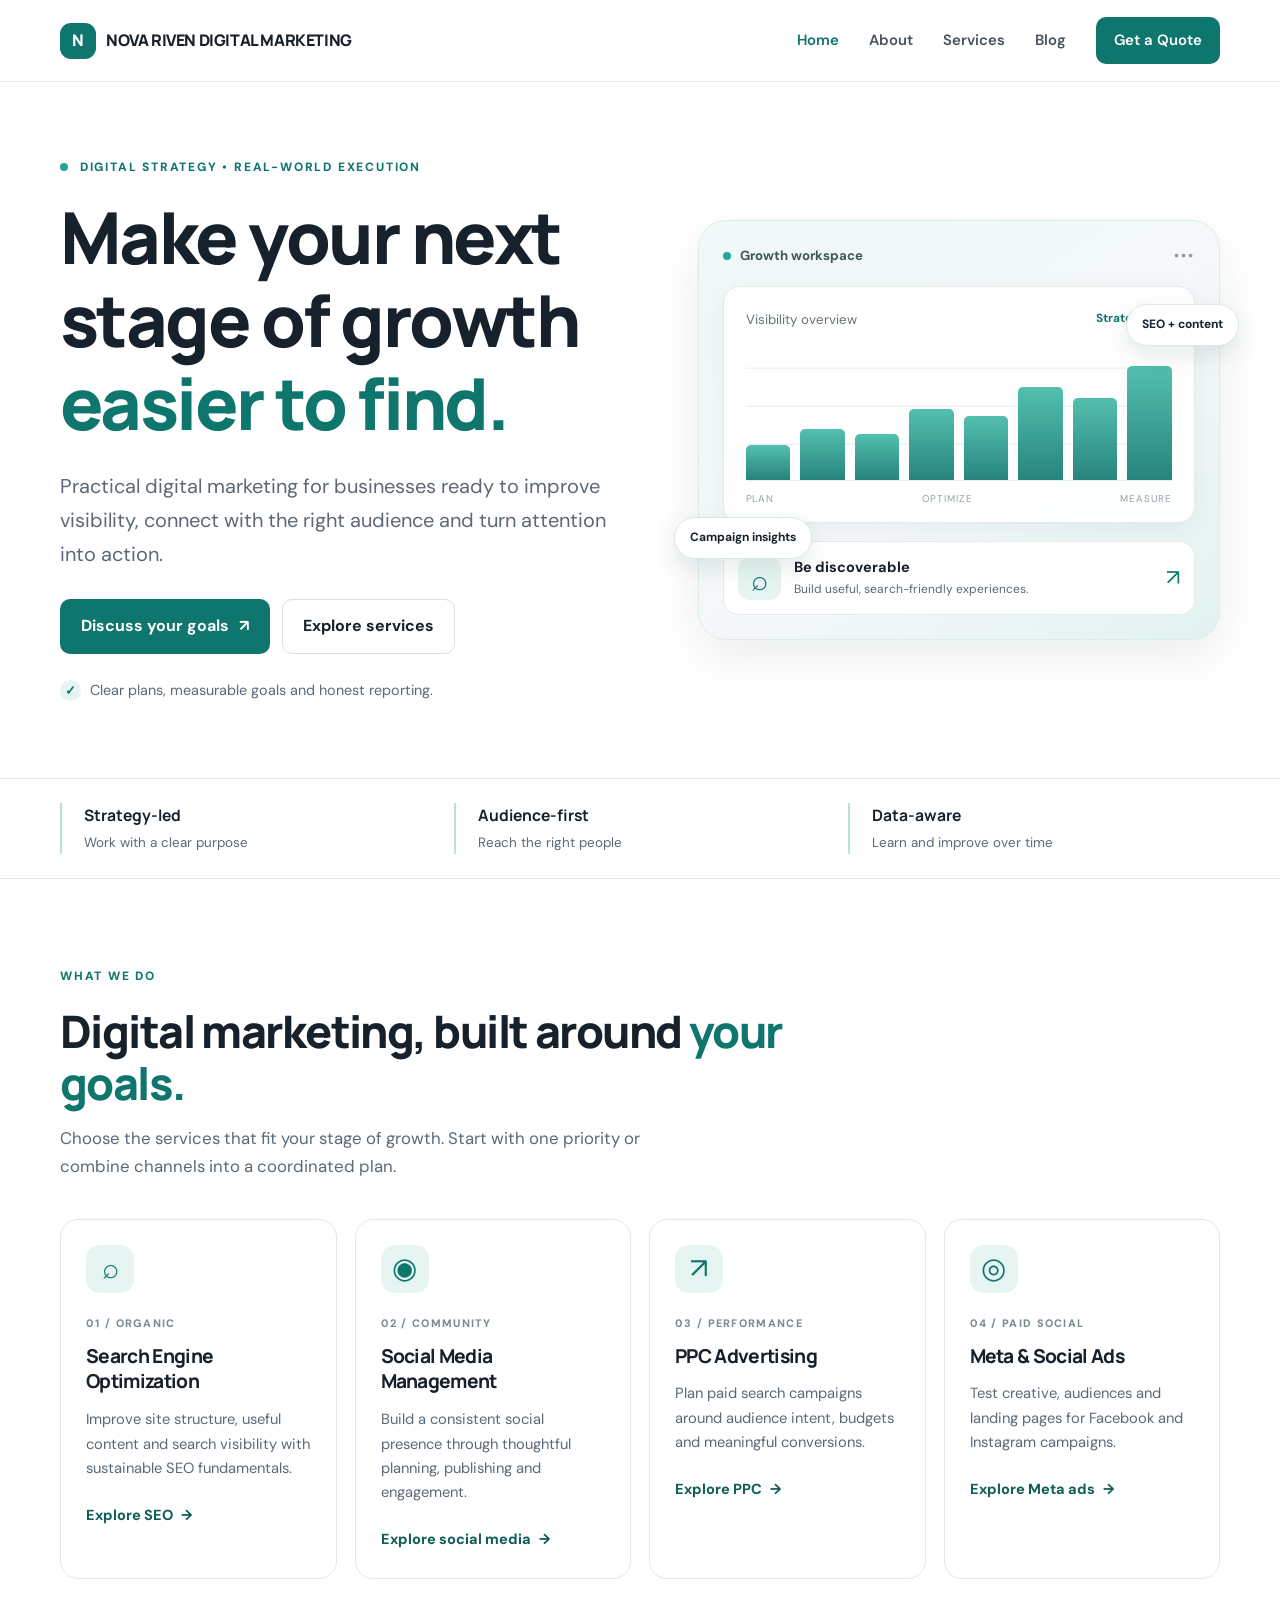
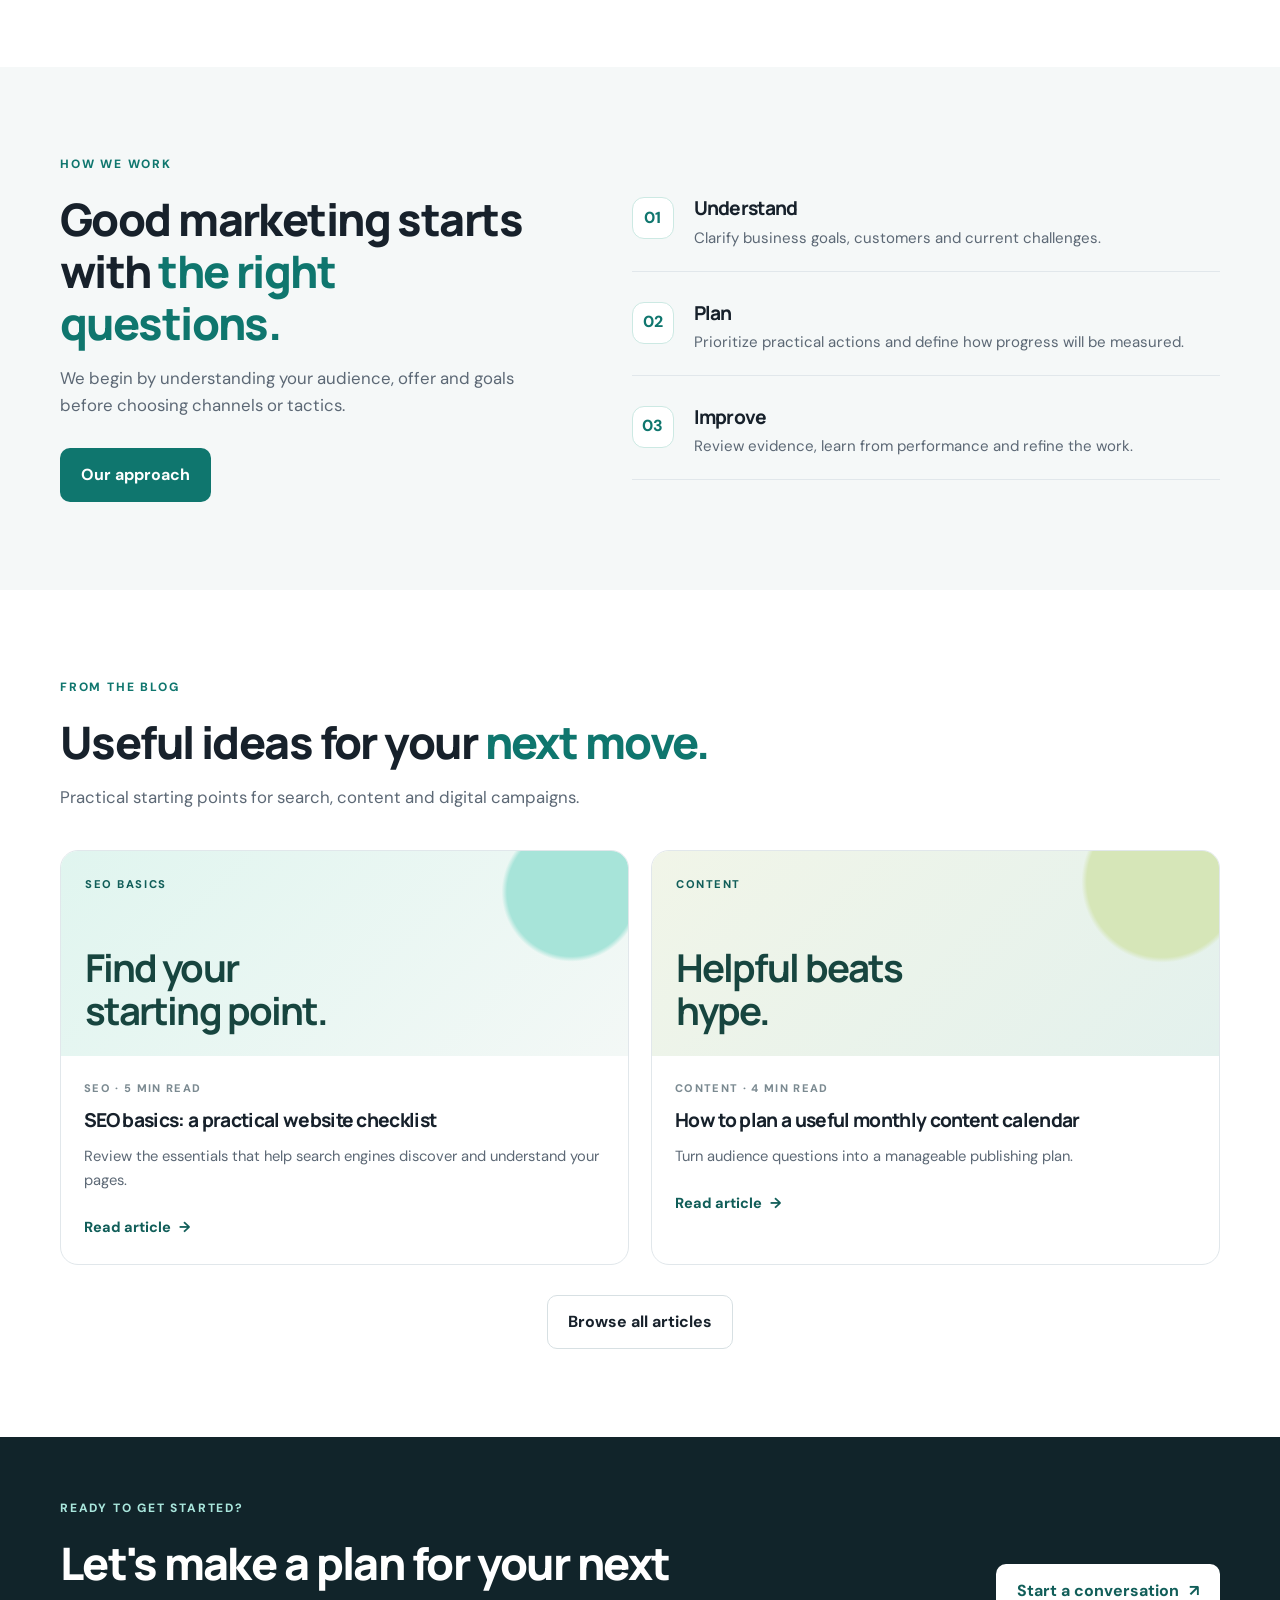
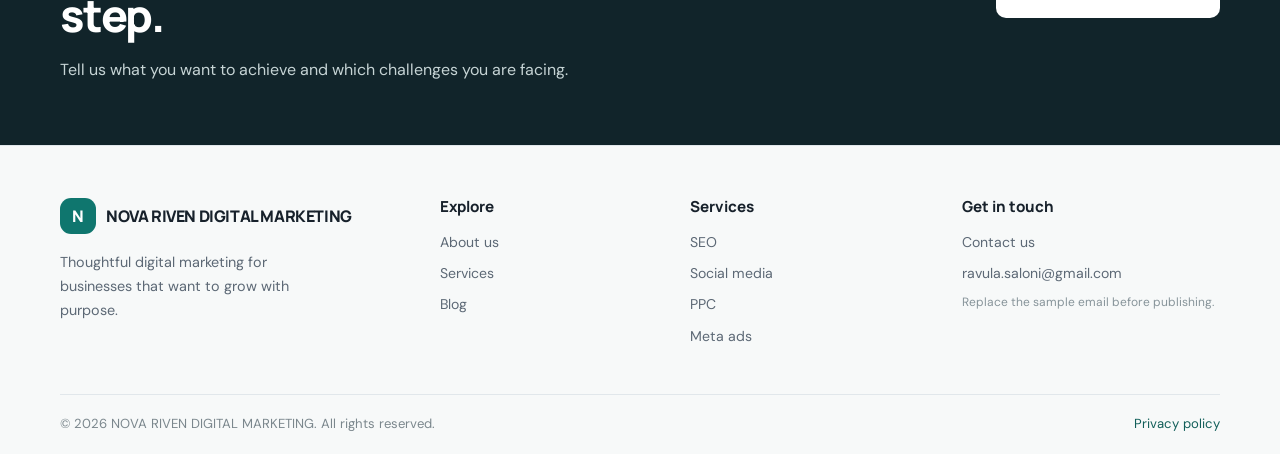
<file: index.html>
<!doctype html>
<html lang="en">
<head>
  <meta charset="utf-8">
  <meta name="viewport" content="width=device-width, initial-scale=1">
  <title>Digital Marketing That Moves Your Business | Your Agency Name</title>
  <meta name="description" content="Grow your business with practical SEO, PPC advertising, social media management and Meta ads. Explore our digital marketing services.">
  <meta name="robots" content="index,follow">
  <link rel="canonical" href="https://YOUR-USERNAME.github.io/YOUR-REPOSITORY/">
  <meta property="og:type" content="website">
  <meta property="og:title" content="Digital Marketing That Moves Your Business | Your Agency Name">
  <meta property="og:description" content="SEO, paid advertising and social media services focused on sustainable growth.">
  <meta property="og:url" content="https://YOUR-USERNAME.github.io/YOUR-REPOSITORY/">
  <meta name="theme-color" content="#0f766e">
  <link rel="icon" href="assets/images/favicon.svg" type="image/svg+xml">
  <link rel="stylesheet" href="assets/css/style.css">
  <script defer src="assets/js/main.js"></script>
  <script type="application/ld+json">
  {
    "@context": "https://schema.org",
    "@type": "ProfessionalService",
    "name": "Your Agency Name",
    "description": "Digital marketing services including SEO, PPC, social media management and Meta advertising.",
    "url": "https://YOUR-USERNAME.github.io/YOUR-REPOSITORY/",
    "areaServed": "India",
    "serviceType": ["Search engine optimization", "Pay-per-click advertising", "Social media management", "Meta advertising"]
  }
  </script>
</head>
<body>
  <a class="skip-link" href="#main">Skip to content</a>
  <header class="site-header">
    <div class="container nav-wrap">
      <a class="brand" href="index.html" aria-label="Your Agency Name home"><span class="brand-mark">Y</span><span data-brand>Your Agency Name</span></a>
      <button class="nav-toggle" aria-expanded="false" aria-controls="site-nav" aria-label="Open navigation"><span></span><span></span><span></span></button>
      <nav id="site-nav" class="site-nav" aria-label="Main navigation">
        <a class="active" href="index.html">Home</a><a href="about.html">About</a><a href="services.html">Services</a><a href="blog/index.html">Blog</a><a class="nav-cta" href="contact.html">Get a Quote</a>
      </nav>
    </div>
  </header>
  <main id="main">
    <section class="hero section">
      <div class="container hero-grid">
        <div class="hero-copy">
          <p class="eyebrow"><span class="eyebrow-dot"></span> DIGITAL STRATEGY • REAL-WORLD EXECUTION</p>
          <h1>Make your next stage of growth <span class="text-accent">easier to find.</span></h1>
          <p class="lead">Practical digital marketing for businesses ready to improve visibility, connect with the right audience and turn attention into action.</p>
          <div class="button-row"><a class="button button-primary" href="contact.html">Discuss your goals <span aria-hidden="true">↗</span></a><a class="button button-secondary" href="services.html">Explore services</a></div>
          <div class="trust-note"><span class="trust-icon">✓</span> Clear plans, measurable goals and honest reporting.</div>
        </div>
        <div class="hero-art" aria-label="Illustration of digital marketing analytics">
          <div class="art-top"><span class="status-dot"></span> Growth workspace <span class="art-menu">•••</span></div>
          <div class="art-chart">
            <div class="chart-title"><span>Visibility overview</span><strong>Strategy first</strong></div>
            <div class="chart-bars"><i style="height:27%"></i><i style="height:39%"></i><i style="height:35%"></i><i style="height:55%"></i><i style="height:49%"></i><i style="height:72%"></i><i style="height:63%"></i><i style="height:88%"></i></div>
            <div class="chart-labels"><span>PLAN</span><span>OPTIMIZE</span><span>MEASURE</span></div>
          </div>
          <div class="art-bottom"><div class="mini-icon">⌕</div><div><strong>Be discoverable</strong><small>Build useful, search-friendly experiences.</small></div><span class="arrow-round">↗</span></div>
          <div class="floating-chip chip-one">SEO + content</div><div class="floating-chip chip-two">Campaign insights</div>
        </div>
      </div>
    </section>
    <section class="proof-strip"><div class="container proof-grid"><div><strong>Strategy-led</strong><span>Work with a clear purpose</span></div><div><strong>Audience-first</strong><span>Reach the right people</span></div><div><strong>Data-aware</strong><span>Learn and improve over time</span></div></div></section>
    <section class="section"><div class="container">
      <div class="section-heading"><p class="eyebrow">WHAT WE DO</p><h2>Digital marketing, built around <span class="text-accent">your goals.</span></h2><p class="section-intro">Choose the services that fit your stage of growth. Start with one priority or combine channels into a coordinated plan.</p></div>
      <div class="service-grid">
        <article class="service-card"><div class="service-icon">⌕</div><p class="card-kicker">01 / ORGANIC</p><h3>Search Engine Optimization</h3><p>Improve site structure, useful content and search visibility with sustainable SEO fundamentals.</p><a class="text-link" href="services/seo.html">Explore SEO <span>→</span></a></article>
        <article class="service-card"><div class="service-icon">◉</div><p class="card-kicker">02 / COMMUNITY</p><h3>Social Media Management</h3><p>Build a consistent social presence through thoughtful planning, publishing and engagement.</p><a class="text-link" href="services/social-media-management.html">Explore social media <span>→</span></a></article>
        <article class="service-card"><div class="service-icon">↗</div><p class="card-kicker">03 / PERFORMANCE</p><h3>PPC Advertising</h3><p>Plan paid search campaigns around audience intent, budgets and meaningful conversions.</p><a class="text-link" href="services/ppc.html">Explore PPC <span>→</span></a></article>
        <article class="service-card"><div class="service-icon">◎</div><p class="card-kicker">04 / PAID SOCIAL</p><h3>Meta & Social Ads</h3><p>Test creative, audiences and landing pages for Facebook and Instagram campaigns.</p><a class="text-link" href="services/meta-ads.html">Explore Meta ads <span>→</span></a></article>
      </div>
    </div></section>
    <section class="section section-tint"><div class="container split-section"><div><p class="eyebrow">HOW WE WORK</p><h2>Good marketing starts with <span class="text-accent">the right questions.</span></h2><p class="section-intro">We begin by understanding your audience, offer and goals before choosing channels or tactics.</p><a class="button button-primary" href="about.html">Our approach</a></div><div class="steps"><div class="step"><span>01</span><div><h3>Understand</h3><p>Clarify business goals, customers and current challenges.</p></div></div><div class="step"><span>02</span><div><h3>Plan</h3><p>Prioritize practical actions and define how progress will be measured.</p></div></div><div class="step"><span>03</span><div><h3>Improve</h3><p>Review evidence, learn from performance and refine the work.</p></div></div></div></div></section>
    <section class="section"><div class="container">
      <div class="section-heading"><p class="eyebrow">FROM THE BLOG</p><h2>Useful ideas for your <span class="text-accent">next move.</span></h2><p class="section-intro">Practical starting points for search, content and digital campaigns.</p></div>
      <div class="blog-grid">
        <article class="blog-card"><div class="blog-visual visual-seo"><span>SEO BASICS</span><b>Find your<br>starting point.</b></div><div class="blog-content"><p class="blog-meta">SEO · 5 MIN READ</p><h3><a href="blog/seo-basics.html">SEO basics: a practical website checklist</a></h3><p>Review the essentials that help search engines discover and understand your pages.</p><a class="text-link" href="blog/seo-basics.html">Read article <span>→</span></a></div></article>
        <article class="blog-card"><div class="blog-visual visual-content"><span>CONTENT</span><b>Helpful beats<br>hype.</b></div><div class="blog-content"><p class="blog-meta">CONTENT · 4 MIN READ</p><h3><a href="blog/content-plan.html">How to plan a useful monthly content calendar</a></h3><p>Turn audience questions into a manageable publishing plan.</p><a class="text-link" href="blog/content-plan.html">Read article <span>→</span></a></div></article>
      </div><div class="center-action"><a class="button button-secondary" href="blog/index.html">Browse all articles</a></div>
    </div></section>
    <section class="cta-section"><div class="container cta-inner"><div><p class="eyebrow eyebrow-light">READY TO GET STARTED?</p><h2>Let's make a plan for your next step.</h2><p>Tell us what you want to achieve and which challenges you are facing.</p></div><a class="button button-white" href="contact.html">Start a conversation <span>↗</span></a></div></section>
  </main>
  <footer class="site-footer"><div class="container footer-main"><div class="footer-brand"><a class="brand" href="index.html"><span class="brand-mark">Y</span><span data-brand>Your Agency Name</span></a><p>Thoughtful digital marketing for businesses that want to grow with purpose.</p></div><div><h3>Explore</h3><a href="about.html">About us</a><a href="services.html">Services</a><a href="blog/index.html">Blog</a></div><div><h3>Services</h3><a href="services/seo.html">SEO</a><a href="services/social-media-management.html">Social media</a><a href="services/ppc.html">PPC</a><a href="services/meta-ads.html">Meta ads</a></div><div><h3>Get in touch</h3><a href="contact.html">Contact us</a><a data-email-link href="mailto:hello@example.com">hello@example.com</a><p class="footer-small">Replace the sample email before publishing.</p></div></div><div class="container footer-bottom"><span>© <span data-year></span> <span data-brand>Your Agency Name</span>. All rights reserved.</span><a href="privacy.html">Privacy policy</a></div></footer>
</body></html>
</file>
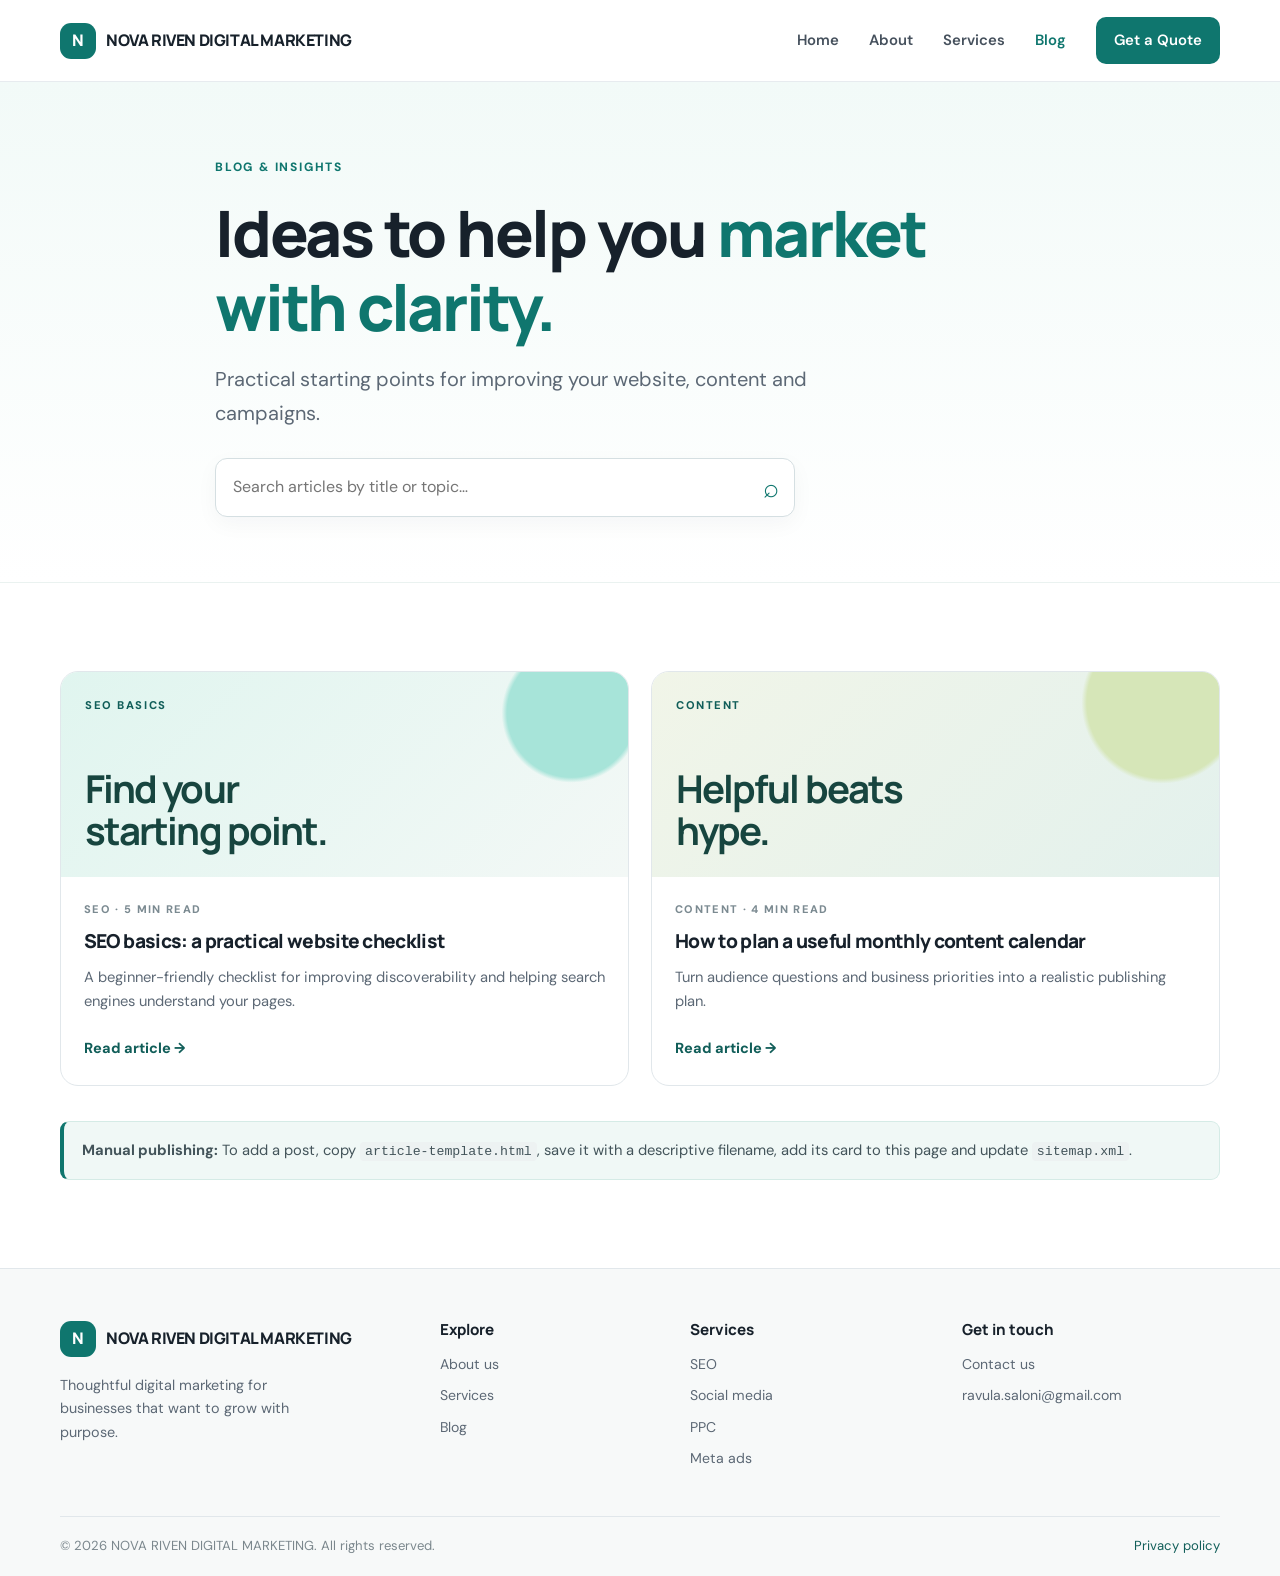
<file: blog/index.html>
<!doctype html><html lang="en"><head><meta charset="utf-8"><meta name="viewport" content="width=device-width, initial-scale=1"><title>Digital Marketing Blog | Your Agency Name</title><meta name="description" content="Practical articles about SEO, content planning, social media and paid advertising for growing businesses."><link rel="canonical" href="https://YOUR-USERNAME.github.io/YOUR-REPOSITORY/blog/"><meta name="robots" content="index,follow"><link rel="icon" href="../assets/images/favicon.svg" type="image/svg+xml"><link rel="stylesheet" href="../assets/css/style.css"><script defer src="../assets/js/main.js"></script></head><body><a class="skip-link" href="#main">Skip to content</a><header class="site-header"><div class="container nav-wrap"><a class="brand" href="../index.html"><span class="brand-mark">Y</span><span data-brand>Your Agency Name</span></a><button class="nav-toggle" aria-expanded="false" aria-controls="site-nav" aria-label="Open navigation"><span></span><span></span><span></span></button><nav id="site-nav" class="site-nav"><a href="../index.html">Home</a><a href="../about.html">About</a><a href="../services.html">Services</a><a class="active" href="index.html">Blog</a><a class="nav-cta" href="../contact.html">Get a Quote</a></nav></div></header><main id="main"><section class="page-hero"><div class="container narrow"><p class="eyebrow">BLOG & INSIGHTS</p><h1>Ideas to help you <span class="text-accent">market with clarity.</span></h1><p class="lead">Practical starting points for improving your website, content and campaigns.</p><div class="blog-search"><label class="visually-hidden" for="blog-search">Search articles</label><input id="blog-search" type="search" placeholder="Search articles by title or topic…"><span aria-hidden="true">⌕</span></div></div></section><section class="section"><div class="container"><div class="blog-grid blog-grid-list" id="blog-list"><article class="blog-card" data-searchable="seo basics checklist technical search engine"><div class="blog-visual visual-seo"><span>SEO BASICS</span><b>Find your<br>starting point.</b></div><div class="blog-content"><p class="blog-meta">SEO · 5 MIN READ</p><h2><a href="seo-basics.html">SEO basics: a practical website checklist</a></h2><p>A beginner-friendly checklist for improving discoverability and helping search engines understand your pages.</p><a class="text-link" href="seo-basics.html">Read article →</a></div></article><article class="blog-card" data-searchable="content calendar planning social media marketing"><div class="blog-visual visual-content"><span>CONTENT</span><b>Helpful beats<br>hype.</b></div><div class="blog-content"><p class="blog-meta">CONTENT · 4 MIN READ</p><h2><a href="content-plan.html">How to plan a useful monthly content calendar</a></h2><p>Turn audience questions and business priorities into a realistic publishing plan.</p><a class="text-link" href="content-plan.html">Read article →</a></div></article></div><p id="no-results" class="empty-state" hidden>No articles match that search. Try another topic.</p><div class="notice top-gap"><strong>Manual publishing:</strong> To add a post, copy <code>article-template.html</code>, save it with a descriptive filename, add its card to this page and update <code>sitemap.xml</code>.</div></div></section></main><footer class="site-footer"><div class="container footer-main"><div class="footer-brand"><a class="brand" href="../index.html"><span class="brand-mark">Y</span><span data-brand>Your Agency Name</span></a><p>Thoughtful digital marketing for businesses that want to grow with purpose.</p></div><div><h3>Explore</h3><a href="../about.html">About us</a><a href="../services.html">Services</a><a href="index.html">Blog</a></div><div><h3>Services</h3><a href="../services/seo.html">SEO</a><a href="../services/social-media-management.html">Social media</a><a href="../services/ppc.html">PPC</a><a href="../services/meta-ads.html">Meta ads</a></div><div><h3>Get in touch</h3><a href="../contact.html">Contact us</a><a data-email-link href="mailto:hello@example.com">hello@example.com</a></div></div><div class="container footer-bottom"><span>© <span data-year></span> <span data-brand>Your Agency Name</span>. All rights reserved.</span><a href="../privacy.html">Privacy policy</a></div></footer></body></html>
</file>
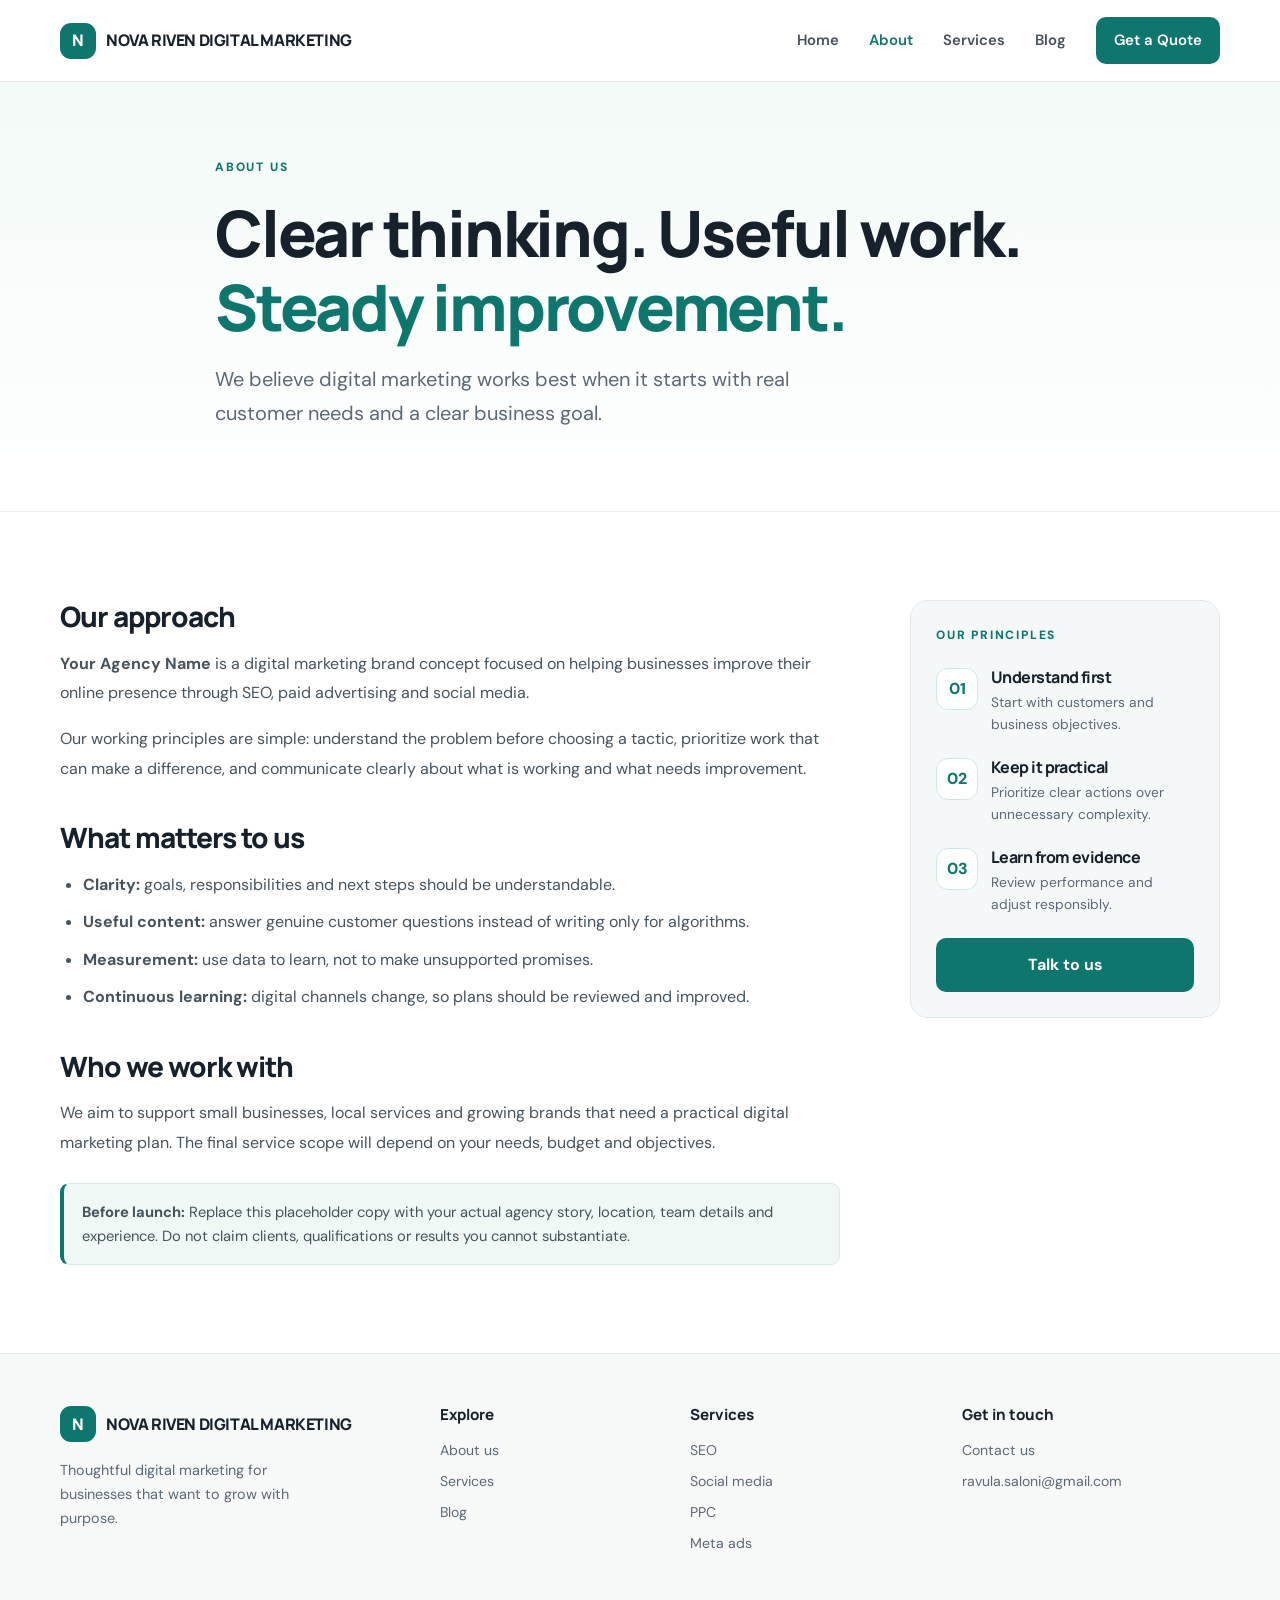
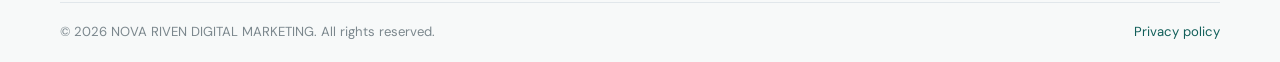
<file: about.html>
<!doctype html>
<html lang="en"><head>
<meta charset="utf-8"><meta name="viewport" content="width=device-width, initial-scale=1">
<title>About Us | Your Agency Name</title><meta name="description" content="Learn about our practical, audience-first approach to SEO, paid advertising and social media marketing.">
<link rel="canonical" href="https://YOUR-USERNAME.github.io/YOUR-REPOSITORY/about.html"><meta name="robots" content="index,follow"><link rel="icon" href="assets/images/favicon.svg" type="image/svg+xml"><link rel="stylesheet" href="assets/css/style.css"><script defer src="assets/js/main.js"></script>
</head><body><a class="skip-link" href="#main">Skip to content</a><header class="site-header"><div class="container nav-wrap"><a class="brand" href="index.html"><span class="brand-mark">Y</span><span data-brand>Your Agency Name</span></a><button class="nav-toggle" aria-expanded="false" aria-controls="site-nav" aria-label="Open navigation"><span></span><span></span><span></span></button><nav id="site-nav" class="site-nav"><a href="index.html">Home</a><a class="active" href="about.html">About</a><a href="services.html">Services</a><a href="blog/index.html">Blog</a><a class="nav-cta" href="contact.html">Get a Quote</a></nav></div></header>
<main id="main"><section class="page-hero"><div class="container narrow"><p class="eyebrow">ABOUT US</p><h1>Clear thinking. Useful work. <span class="text-accent">Steady improvement.</span></h1><p class="lead">We believe digital marketing works best when it starts with real customer needs and a clear business goal.</p></div></section>
<section class="section"><div class="container content-grid"><article class="prose"><h2>Our approach</h2><p><strong>Your Agency Name</strong> is a digital marketing brand concept focused on helping businesses improve their online presence through SEO, paid advertising and social media.</p><p>Our working principles are simple: understand the problem before choosing a tactic, prioritize work that can make a difference, and communicate clearly about what is working and what needs improvement.</p><h2>What matters to us</h2><ul><li><strong>Clarity:</strong> goals, responsibilities and next steps should be understandable.</li><li><strong>Useful content:</strong> answer genuine customer questions instead of writing only for algorithms.</li><li><strong>Measurement:</strong> use data to learn, not to make unsupported promises.</li><li><strong>Continuous learning:</strong> digital channels change, so plans should be reviewed and improved.</li></ul><h2>Who we work with</h2><p>We aim to support small businesses, local services and growing brands that need a practical digital marketing plan. The final service scope will depend on your needs, budget and objectives.</p><div class="notice"><strong>Before launch:</strong> Replace this placeholder copy with your actual agency story, location, team details and experience. Do not claim clients, qualifications or results you cannot substantiate.</div></article><aside class="side-panel"><p class="eyebrow">OUR PRINCIPLES</p><div class="principle"><span>01</span><div><h3>Understand first</h3><p>Start with customers and business objectives.</p></div></div><div class="principle"><span>02</span><div><h3>Keep it practical</h3><p>Prioritize clear actions over unnecessary complexity.</p></div></div><div class="principle"><span>03</span><div><h3>Learn from evidence</h3><p>Review performance and adjust responsibly.</p></div></div><a class="button button-primary button-full" href="contact.html">Talk to us</a></aside></div></section></main>
<footer class="site-footer"><div class="container footer-main"><div class="footer-brand"><a class="brand" href="index.html"><span class="brand-mark">Y</span><span data-brand>Your Agency Name</span></a><p>Thoughtful digital marketing for businesses that want to grow with purpose.</p></div><div><h3>Explore</h3><a href="about.html">About us</a><a href="services.html">Services</a><a href="blog/index.html">Blog</a></div><div><h3>Services</h3><a href="services/seo.html">SEO</a><a href="services/social-media-management.html">Social media</a><a href="services/ppc.html">PPC</a><a href="services/meta-ads.html">Meta ads</a></div><div><h3>Get in touch</h3><a href="contact.html">Contact us</a><a data-email-link href="mailto:hello@example.com">hello@example.com</a></div></div><div class="container footer-bottom"><span>© <span data-year></span> <span data-brand>Your Agency Name</span>. All rights reserved.</span><a href="privacy.html">Privacy policy</a></div></footer></body></html>
</file>
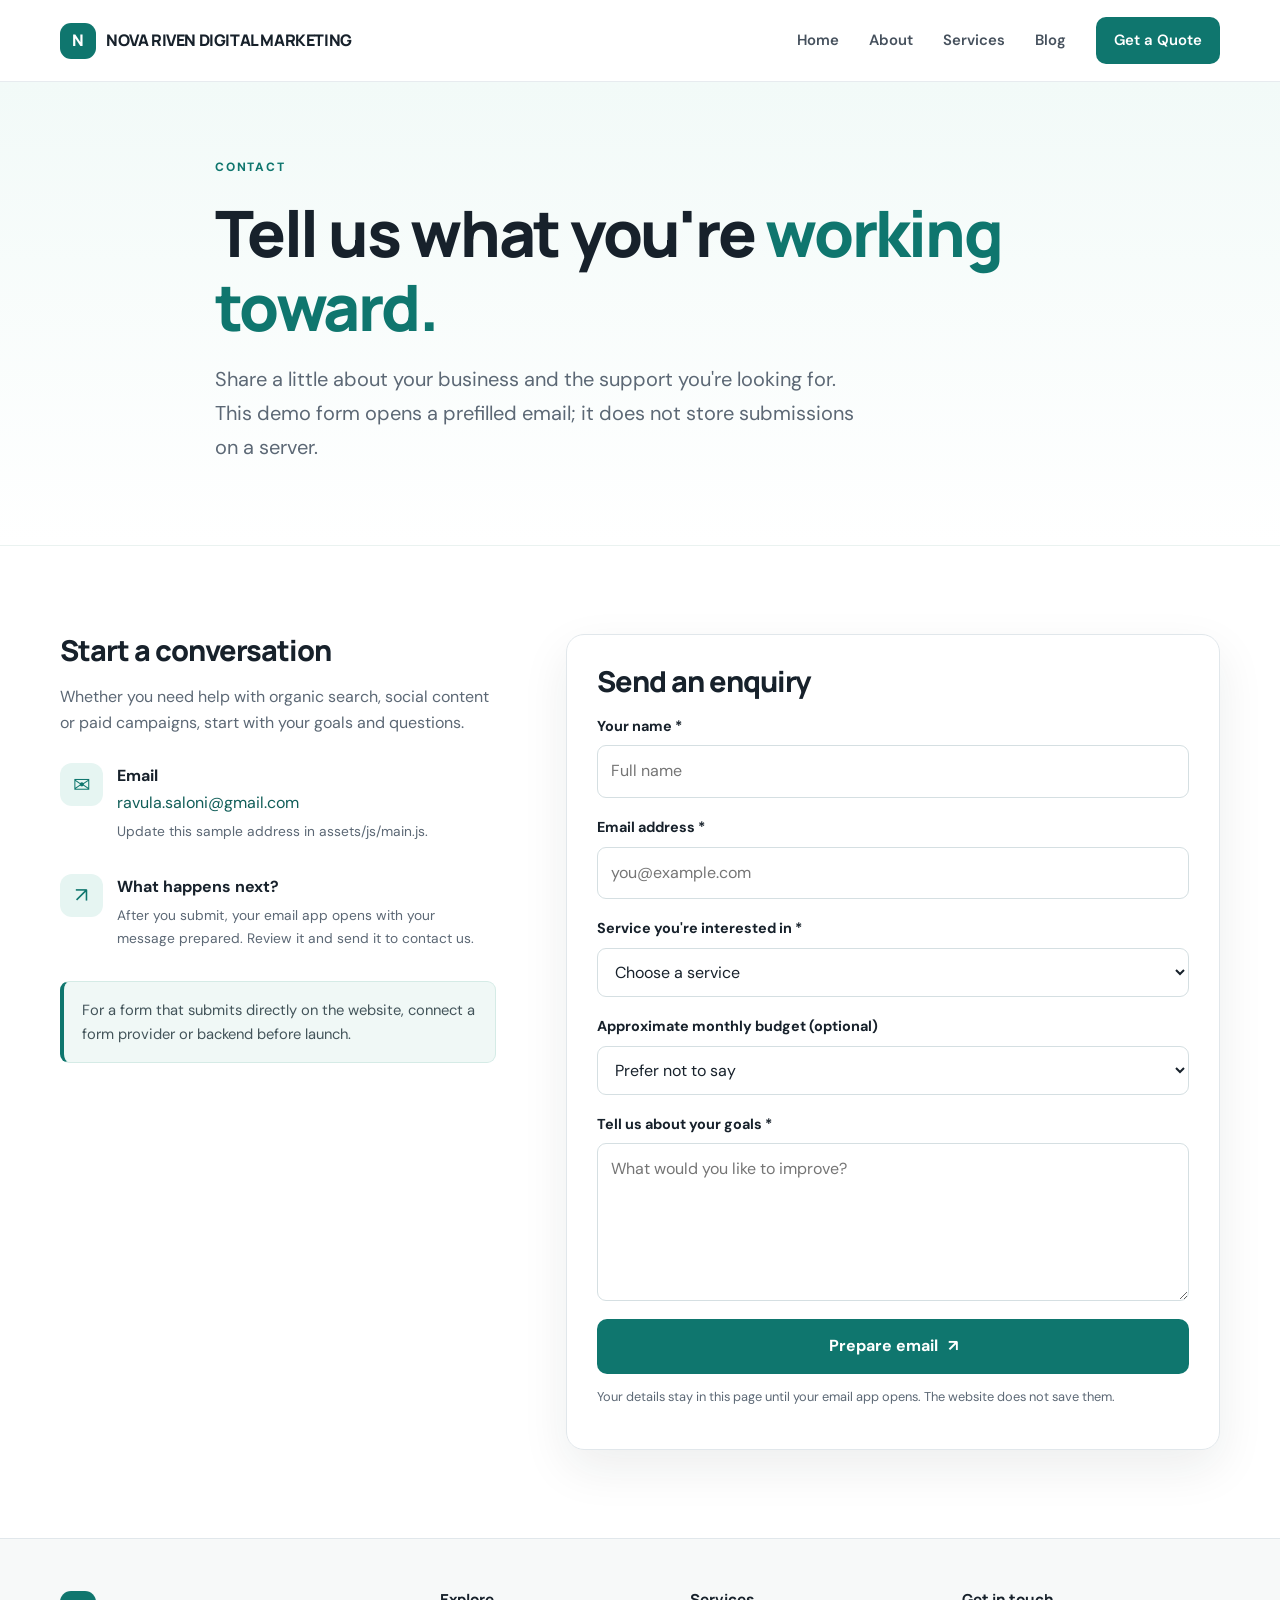
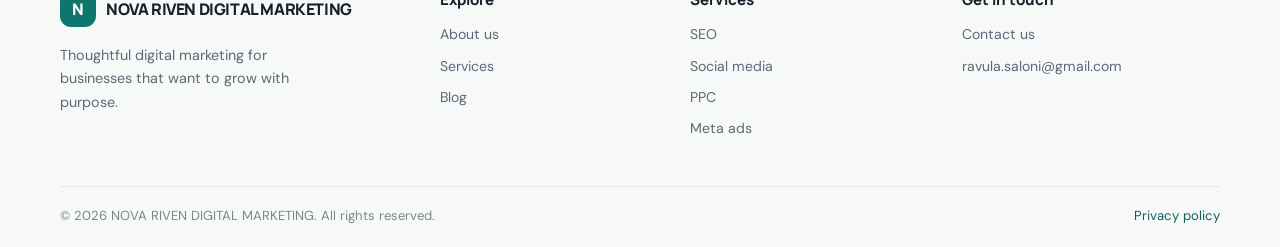
<file: contact.html>
<!doctype html>
<html lang="en"><head><meta charset="utf-8"><meta name="viewport" content="width=device-width, initial-scale=1"><title>Contact Us | Your Agency Name</title><meta name="description" content="Contact us to discuss SEO, PPC, social media management or Meta advertising for your business."><link rel="canonical" href="https://YOUR-USERNAME.github.io/YOUR-REPOSITORY/contact.html"><meta name="robots" content="index,follow"><link rel="icon" href="assets/images/favicon.svg" type="image/svg+xml"><link rel="stylesheet" href="assets/css/style.css"><script defer src="assets/js/main.js"></script></head>
<body><a class="skip-link" href="#main">Skip to content</a><header class="site-header"><div class="container nav-wrap"><a class="brand" href="index.html"><span class="brand-mark">Y</span><span data-brand>Your Agency Name</span></a><button class="nav-toggle" aria-expanded="false" aria-controls="site-nav" aria-label="Open navigation"><span></span><span></span><span></span></button><nav id="site-nav" class="site-nav"><a href="index.html">Home</a><a href="about.html">About</a><a href="services.html">Services</a><a href="blog/index.html">Blog</a><a class="nav-cta active" href="contact.html">Get a Quote</a></nav></div></header>
<main id="main"><section class="page-hero"><div class="container narrow"><p class="eyebrow">CONTACT</p><h1>Tell us what you're <span class="text-accent">working toward.</span></h1><p class="lead">Share a little about your business and the support you're looking for. This demo form opens a prefilled email; it does not store submissions on a server.</p></div></section><section class="section"><div class="container contact-grid"><div class="contact-copy"><h2>Start a conversation</h2><p>Whether you need help with organic search, social content or paid campaigns, start with your goals and questions.</p><div class="contact-method"><span class="method-icon">✉</span><div><strong>Email</strong><a data-email-link href="mailto:hello@example.com">hello@example.com</a><small>Update this sample address in assets/js/main.js.</small></div></div><div class="contact-method"><span class="method-icon">↗</span><div><strong>What happens next?</strong><p>After you submit, your email app opens with your message prepared. Review it and send it to contact us.</p></div></div><div class="notice">For a form that submits directly on the website, connect a form provider or backend before launch.</div></div>
<form class="contact-form" id="contact-form"><h2>Send an enquiry</h2><div class="form-row"><label for="name">Your name *</label><input id="name" name="name" autocomplete="name" required maxlength="100" placeholder="Full name"></div><div class="form-row"><label for="email">Email address *</label><input id="email" name="email" type="email" autocomplete="email" required maxlength="150" placeholder="you@example.com"></div><div class="form-row"><label for="service">Service you're interested in *</label><select id="service" name="service" required><option value="">Choose a service</option><option>SEO</option><option>Social Media Management</option><option>PPC Advertising</option><option>Meta & Social Media Advertising</option><option>Not sure yet</option></select></div><div class="form-row"><label for="budget">Approximate monthly budget (optional)</label><select id="budget" name="budget"><option value="">Prefer not to say</option><option>Under ₹10,000</option><option>₹10,000–₹25,000</option><option>₹25,000–₹50,000</option><option>₹50,000+</option><option>Not decided</option></select></div><div class="form-row"><label for="message">Tell us about your goals *</label><textarea id="message" name="message" required maxlength="3000" rows="5" placeholder="What would you like to improve?"></textarea></div><button class="button button-primary button-full" type="submit">Prepare email <span>↗</span></button><p class="form-note">Your details stay in this page until your email app opens. The website does not save them.</p><p class="form-status" id="form-status" role="status" aria-live="polite"></p></form></div></section></main>
<footer class="site-footer"><div class="container footer-main"><div class="footer-brand"><a class="brand" href="index.html"><span class="brand-mark">Y</span><span data-brand>Your Agency Name</span></a><p>Thoughtful digital marketing for businesses that want to grow with purpose.</p></div><div><h3>Explore</h3><a href="about.html">About us</a><a href="services.html">Services</a><a href="blog/index.html">Blog</a></div><div><h3>Services</h3><a href="services/seo.html">SEO</a><a href="services/social-media-management.html">Social media</a><a href="services/ppc.html">PPC</a><a href="services/meta-ads.html">Meta ads</a></div><div><h3>Get in touch</h3><a href="contact.html">Contact us</a><a data-email-link href="mailto:hello@example.com">hello@example.com</a></div></div><div class="container footer-bottom"><span>© <span data-year></span> <span data-brand>Your Agency Name</span>. All rights reserved.</span><a href="privacy.html">Privacy policy</a></div></footer></body></html>
</file>
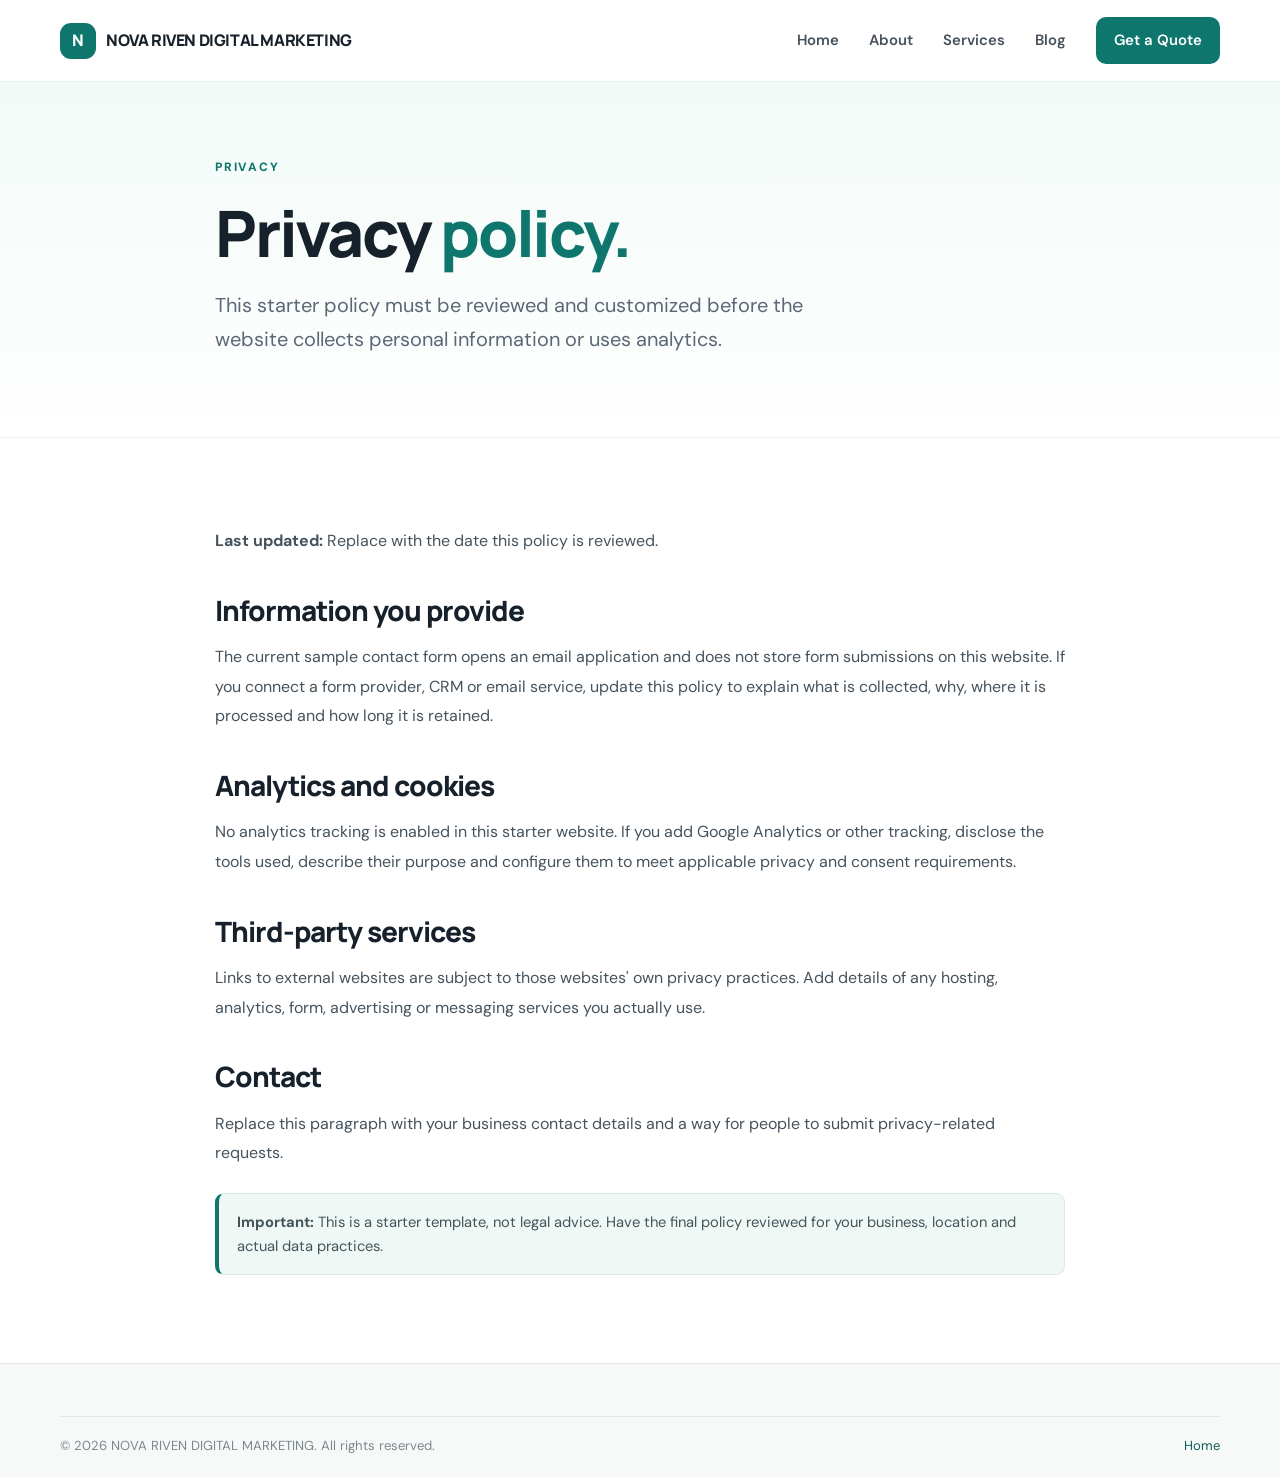
<file: privacy.html>
<!doctype html><html lang="en"><head><meta charset="utf-8"><meta name="viewport" content="width=device-width, initial-scale=1"><title>Privacy Policy | Your Agency Name</title><meta name="description" content="Read the privacy information for Your Agency Name's website."><link rel="canonical" href="https://YOUR-USERNAME.github.io/YOUR-REPOSITORY/privacy.html"><meta name="robots" content="index,follow"><link rel="icon" href="assets/images/favicon.svg" type="image/svg+xml"><link rel="stylesheet" href="assets/css/style.css"><script defer src="assets/js/main.js"></script></head><body><a class="skip-link" href="#main">Skip to content</a><header class="site-header"><div class="container nav-wrap"><a class="brand" href="index.html"><span class="brand-mark">Y</span><span data-brand>Your Agency Name</span></a><button class="nav-toggle" aria-expanded="false" aria-controls="site-nav" aria-label="Open navigation"><span></span><span></span><span></span></button><nav id="site-nav" class="site-nav"><a href="index.html">Home</a><a href="about.html">About</a><a href="services.html">Services</a><a href="blog/index.html">Blog</a><a class="nav-cta" href="contact.html">Get a Quote</a></nav></div></header><main id="main"><section class="page-hero"><div class="container narrow"><p class="eyebrow">PRIVACY</p><h1>Privacy <span class="text-accent">policy.</span></h1><p class="lead">This starter policy must be reviewed and customized before the website collects personal information or uses analytics.</p></div></section><section class="section"><div class="container narrow prose"><p><strong>Last updated:</strong> Replace with the date this policy is reviewed.</p><h2>Information you provide</h2><p>The current sample contact form opens an email application and does not store form submissions on this website. If you connect a form provider, CRM or email service, update this policy to explain what is collected, why, where it is processed and how long it is retained.</p><h2>Analytics and cookies</h2><p>No analytics tracking is enabled in this starter website. If you add Google Analytics or other tracking, disclose the tools used, describe their purpose and configure them to meet applicable privacy and consent requirements.</p><h2>Third-party services</h2><p>Links to external websites are subject to those websites' own privacy practices. Add details of any hosting, analytics, form, advertising or messaging services you actually use.</p><h2>Contact</h2><p>Replace this paragraph with your business contact details and a way for people to submit privacy-related requests.</p><div class="notice"><strong>Important:</strong> This is a starter template, not legal advice. Have the final policy reviewed for your business, location and actual data practices.</div></div></section></main><footer class="site-footer"><div class="container footer-bottom"><span>© <span data-year></span> <span data-brand>Your Agency Name</span>. All rights reserved.</span><a href="index.html">Home</a></div></footer></body></html>
</file>
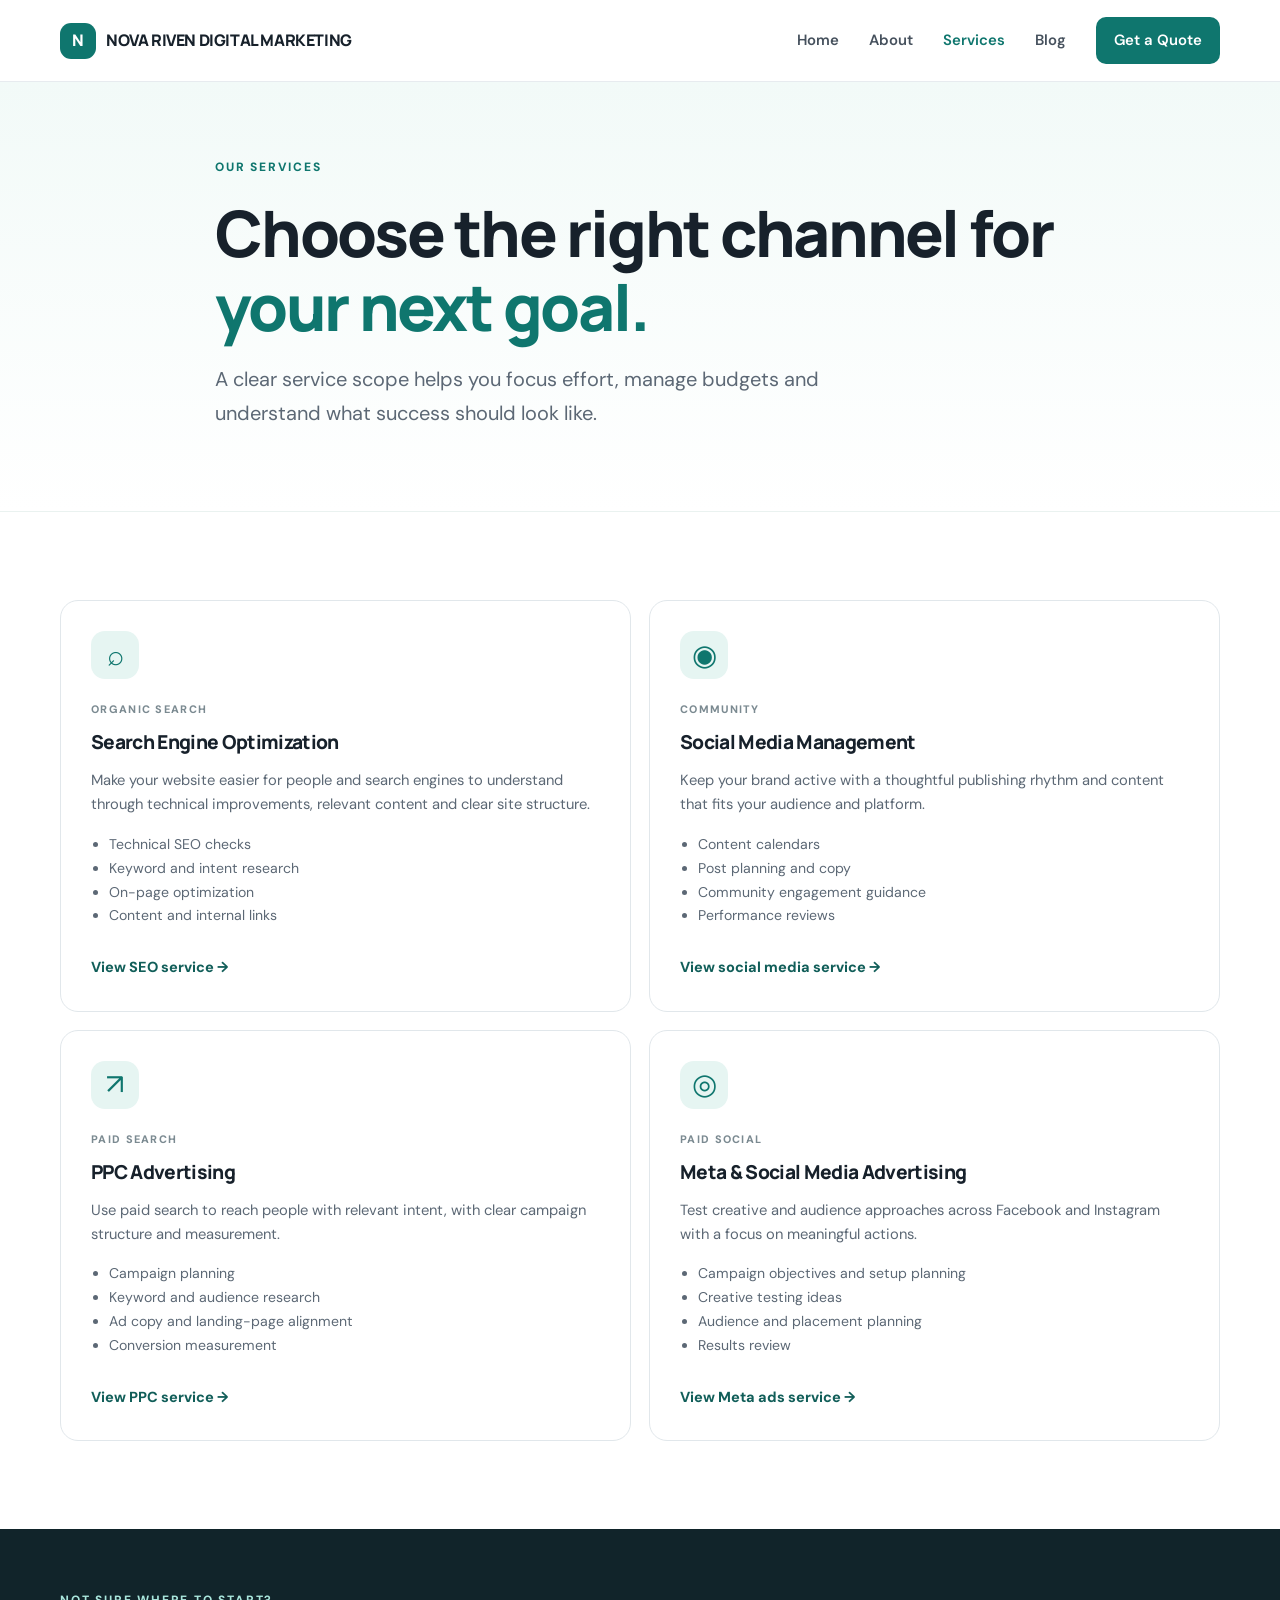
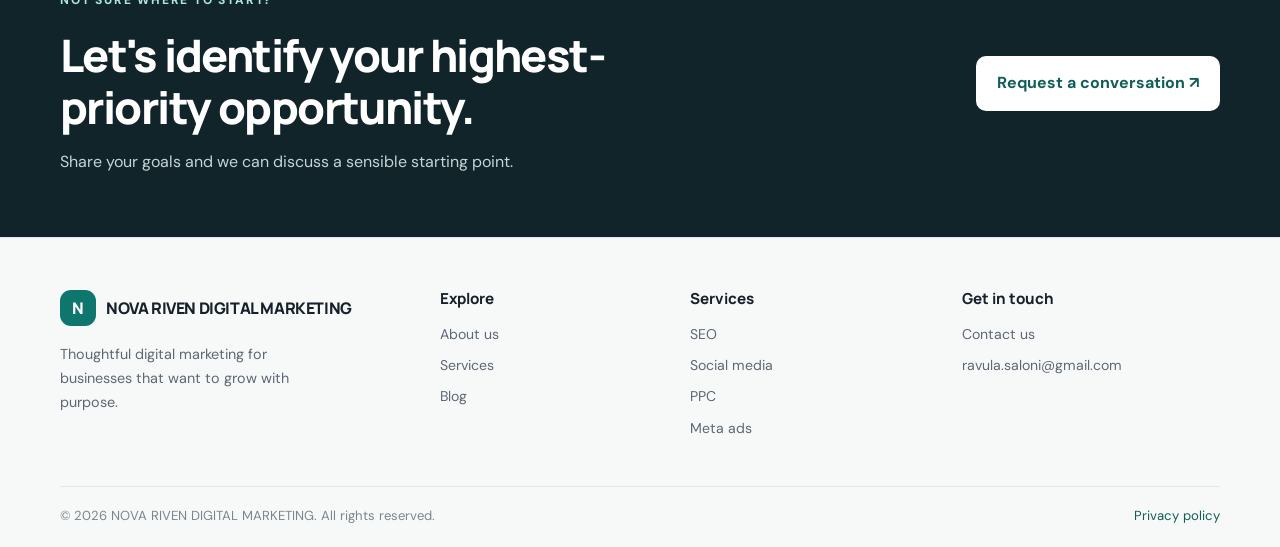
<file: services.html>
<!doctype html>
<html lang="en"><head><meta charset="utf-8"><meta name="viewport" content="width=device-width, initial-scale=1"><title>Digital Marketing Services | Your Agency Name</title><meta name="description" content="Explore SEO, social media management, PPC and Meta advertising services designed around your business goals."><link rel="canonical" href="https://YOUR-USERNAME.github.io/YOUR-REPOSITORY/services.html"><meta name="robots" content="index,follow"><link rel="icon" href="assets/images/favicon.svg" type="image/svg+xml"><link rel="stylesheet" href="assets/css/style.css"><script defer src="assets/js/main.js"></script></head>
<body><a class="skip-link" href="#main">Skip to content</a><header class="site-header"><div class="container nav-wrap"><a class="brand" href="index.html"><span class="brand-mark">Y</span><span data-brand>Your Agency Name</span></a><button class="nav-toggle" aria-expanded="false" aria-controls="site-nav" aria-label="Open navigation"><span></span><span></span><span></span></button><nav id="site-nav" class="site-nav"><a href="index.html">Home</a><a href="about.html">About</a><a class="active" href="services.html">Services</a><a href="blog/index.html">Blog</a><a class="nav-cta" href="contact.html">Get a Quote</a></nav></div></header>
<main id="main"><section class="page-hero"><div class="container narrow"><p class="eyebrow">OUR SERVICES</p><h1>Choose the right channel for <span class="text-accent">your next goal.</span></h1><p class="lead">A clear service scope helps you focus effort, manage budgets and understand what success should look like.</p></div></section><section class="section"><div class="container"><div class="service-grid service-grid-page">
<article class="service-card"><div class="service-icon">⌕</div><p class="card-kicker">ORGANIC SEARCH</p><h2>Search Engine Optimization</h2><p>Make your website easier for people and search engines to understand through technical improvements, relevant content and clear site structure.</p><ul class="compact-list"><li>Technical SEO checks</li><li>Keyword and intent research</li><li>On-page optimization</li><li>Content and internal links</li></ul><a class="text-link" href="services/seo.html">View SEO service →</a></article>
<article class="service-card"><div class="service-icon">◉</div><p class="card-kicker">COMMUNITY</p><h2>Social Media Management</h2><p>Keep your brand active with a thoughtful publishing rhythm and content that fits your audience and platform.</p><ul class="compact-list"><li>Content calendars</li><li>Post planning and copy</li><li>Community engagement guidance</li><li>Performance reviews</li></ul><a class="text-link" href="services/social-media-management.html">View social media service →</a></article>
<article class="service-card"><div class="service-icon">↗</div><p class="card-kicker">PAID SEARCH</p><h2>PPC Advertising</h2><p>Use paid search to reach people with relevant intent, with clear campaign structure and measurement.</p><ul class="compact-list"><li>Campaign planning</li><li>Keyword and audience research</li><li>Ad copy and landing-page alignment</li><li>Conversion measurement</li></ul><a class="text-link" href="services/ppc.html">View PPC service →</a></article>
<article class="service-card"><div class="service-icon">◎</div><p class="card-kicker">PAID SOCIAL</p><h2>Meta & Social Media Advertising</h2><p>Test creative and audience approaches across Facebook and Instagram with a focus on meaningful actions.</p><ul class="compact-list"><li>Campaign objectives and setup planning</li><li>Creative testing ideas</li><li>Audience and placement planning</li><li>Results review</li></ul><a class="text-link" href="services/meta-ads.html">View Meta ads service →</a></article>
</div></div></section><section class="cta-section"><div class="container cta-inner"><div><p class="eyebrow eyebrow-light">NOT SURE WHERE TO START?</p><h2>Let's identify your highest-priority opportunity.</h2><p>Share your goals and we can discuss a sensible starting point.</p></div><a class="button button-white" href="contact.html">Request a conversation ↗</a></div></section></main>
<footer class="site-footer"><div class="container footer-main"><div class="footer-brand"><a class="brand" href="index.html"><span class="brand-mark">Y</span><span data-brand>Your Agency Name</span></a><p>Thoughtful digital marketing for businesses that want to grow with purpose.</p></div><div><h3>Explore</h3><a href="about.html">About us</a><a href="services.html">Services</a><a href="blog/index.html">Blog</a></div><div><h3>Services</h3><a href="services/seo.html">SEO</a><a href="services/social-media-management.html">Social media</a><a href="services/ppc.html">PPC</a><a href="services/meta-ads.html">Meta ads</a></div><div><h3>Get in touch</h3><a href="contact.html">Contact us</a><a data-email-link href="mailto:hello@example.com">hello@example.com</a></div></div><div class="container footer-bottom"><span>© <span data-year></span> <span data-brand>Your Agency Name</span>. All rights reserved.</span><a href="privacy.html">Privacy policy</a></div></footer></body></html>
</file>
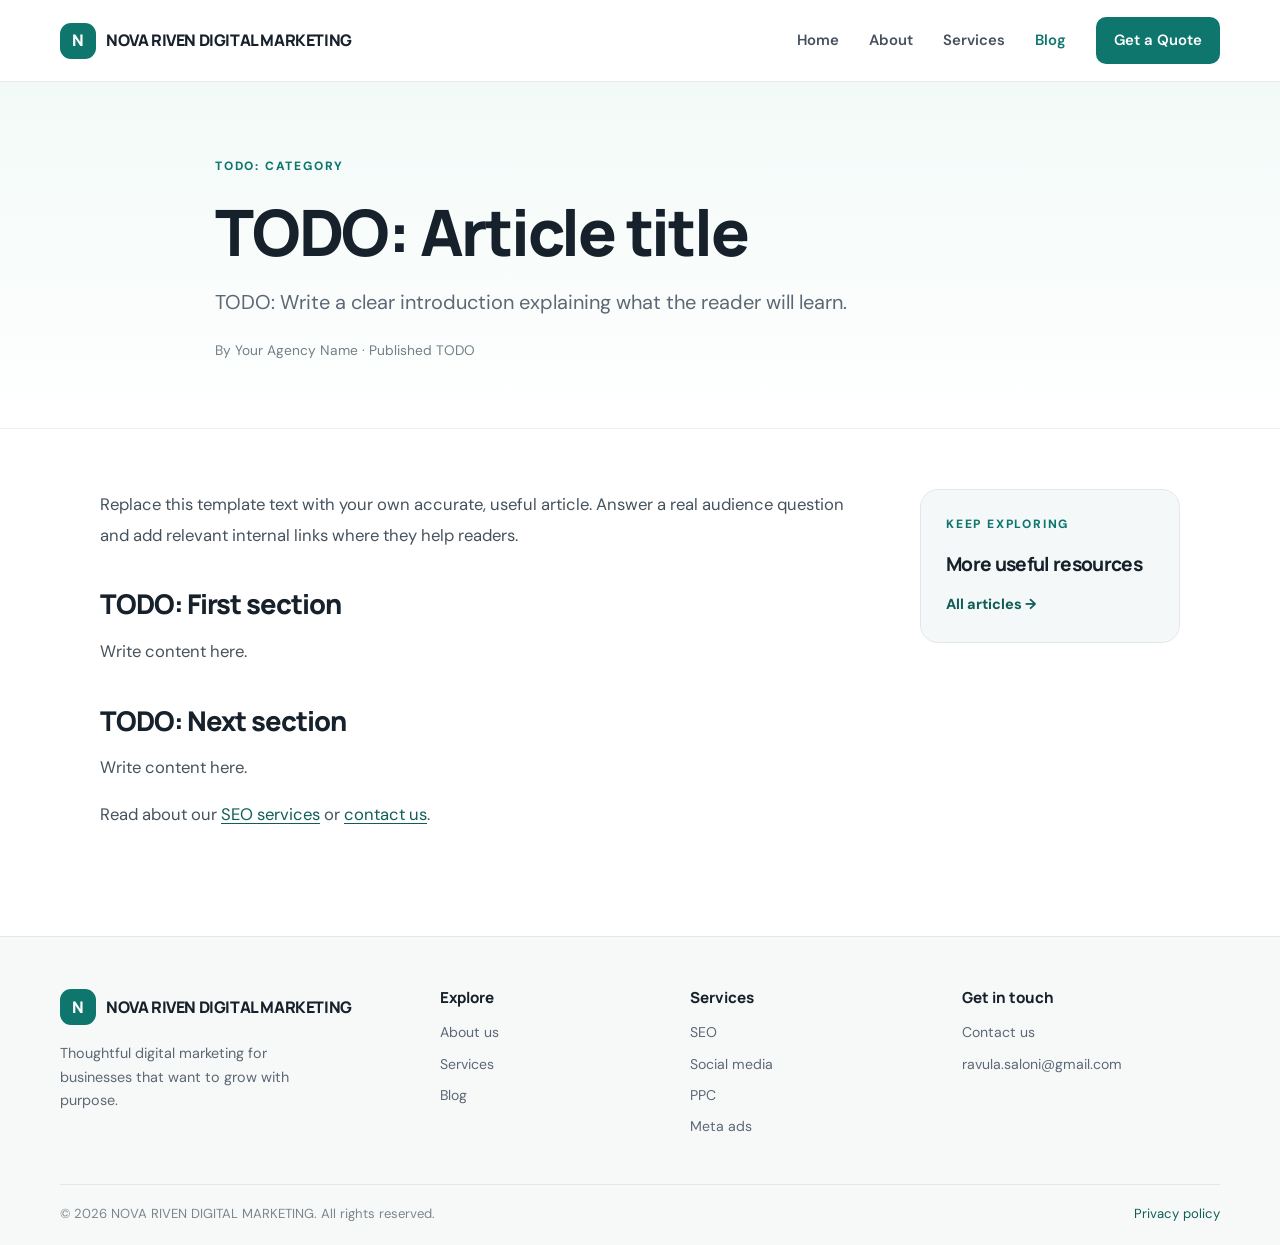
<file: blog/article-template.html>
<!doctype html>
<!-- MANUAL BLOG TEMPLATE
  1. Copy this file and rename it, e.g. local-seo-guide.html.
  2. Replace every TODO and update title, description, canonical and OG metadata.
  3. Write original, helpful article content in the article-body section.
  4. Update blog/index.html with a card for this post.
  5. Add the final URL to sitemap.xml.
  6. Check all links and publish the changes to GitHub.
-->
<html lang="en"><head><meta charset="utf-8"><meta name="viewport" content="width=device-width, initial-scale=1"><title>TODO: Article title | Your Agency Name</title><meta name="description" content="TODO: Write a unique summary of this article."><link rel="canonical" href="https://YOUR-USERNAME.github.io/YOUR-REPOSITORY/blog/TODO-SLUG.html"><meta name="robots" content="index,follow"><meta property="og:type" content="article"><meta property="og:title" content="TODO: Article title"><meta property="og:description" content="TODO: Article summary"><link rel="icon" href="../assets/images/favicon.svg" type="image/svg+xml"><link rel="stylesheet" href="../assets/css/style.css"><script defer src="../assets/js/main.js"></script></head><body><a class="skip-link" href="#main">Skip to content</a><header class="site-header"><div class="container nav-wrap"><a class="brand" href="../index.html"><span class="brand-mark">Y</span><span data-brand>Your Agency Name</span></a><button class="nav-toggle" aria-expanded="false" aria-controls="site-nav" aria-label="Open navigation"><span></span><span></span><span></span></button><nav id="site-nav" class="site-nav"><a href="../index.html">Home</a><a href="../about.html">About</a><a href="../services.html">Services</a><a class="active" href="index.html">Blog</a><a class="nav-cta" href="../contact.html">Get a Quote</a></nav></div></header><main id="main"><article><header class="article-header"><div class="container narrow"><p class="eyebrow">TODO: CATEGORY</p><h1>TODO: Article title</h1><p class="lead">TODO: Write a clear introduction explaining what the reader will learn.</p><p class="article-meta">By Your Agency Name · Published TODO</p></div></header><div class="container article-layout"><div class="prose article-body"><!-- TODO: Add original article content with useful H2/H3 headings. --><p>Replace this template text with your own accurate, useful article. Answer a real audience question and add relevant internal links where they help readers.</p><h2>TODO: First section</h2><p>Write content here.</p><h2>TODO: Next section</h2><p>Write content here.</p><p>Read about our <a href="../services/seo.html">SEO services</a> or <a href="../contact.html">contact us</a>.</p></div><aside class="article-aside"><p class="eyebrow">KEEP EXPLORING</p><h3>More useful resources</h3><a class="text-link" href="index.html">All articles →</a></aside></div></article></main><footer class="site-footer"><div class="container footer-main"><div class="footer-brand"><a class="brand" href="../index.html"><span class="brand-mark">Y</span><span data-brand>Your Agency Name</span></a><p>Thoughtful digital marketing for businesses that want to grow with purpose.</p></div><div><h3>Explore</h3><a href="../about.html">About us</a><a href="../services.html">Services</a><a href="index.html">Blog</a></div><div><h3>Services</h3><a href="../services/seo.html">SEO</a><a href="../services/social-media-management.html">Social media</a><a href="../services/ppc.html">PPC</a><a href="../services/meta-ads.html">Meta ads</a></div><div><h3>Get in touch</h3><a href="../contact.html">Contact us</a><a data-email-link href="mailto:hello@example.com">hello@example.com</a></div></div><div class="container footer-bottom"><span>© <span data-year></span> <span data-brand>Your Agency Name</span>. All rights reserved.</span><a href="../privacy.html">Privacy policy</a></div></footer></body></html>
</file>
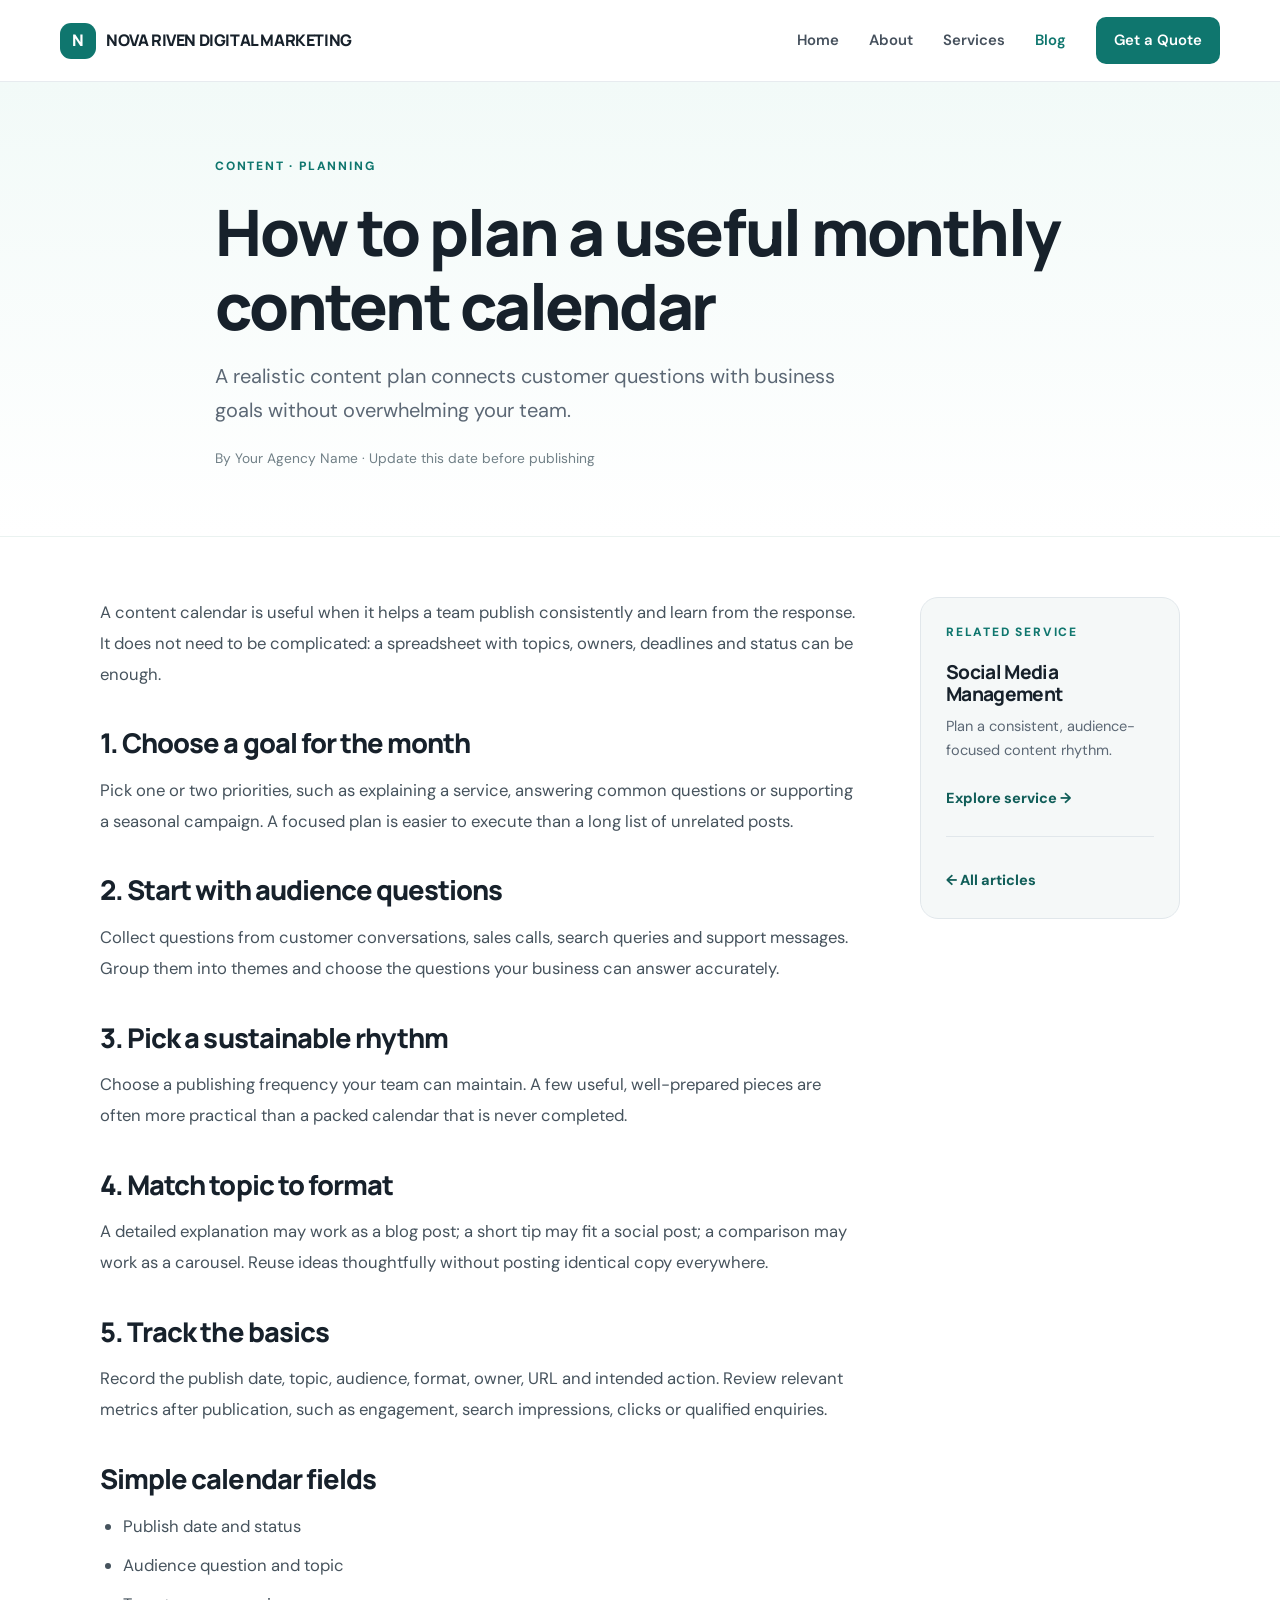
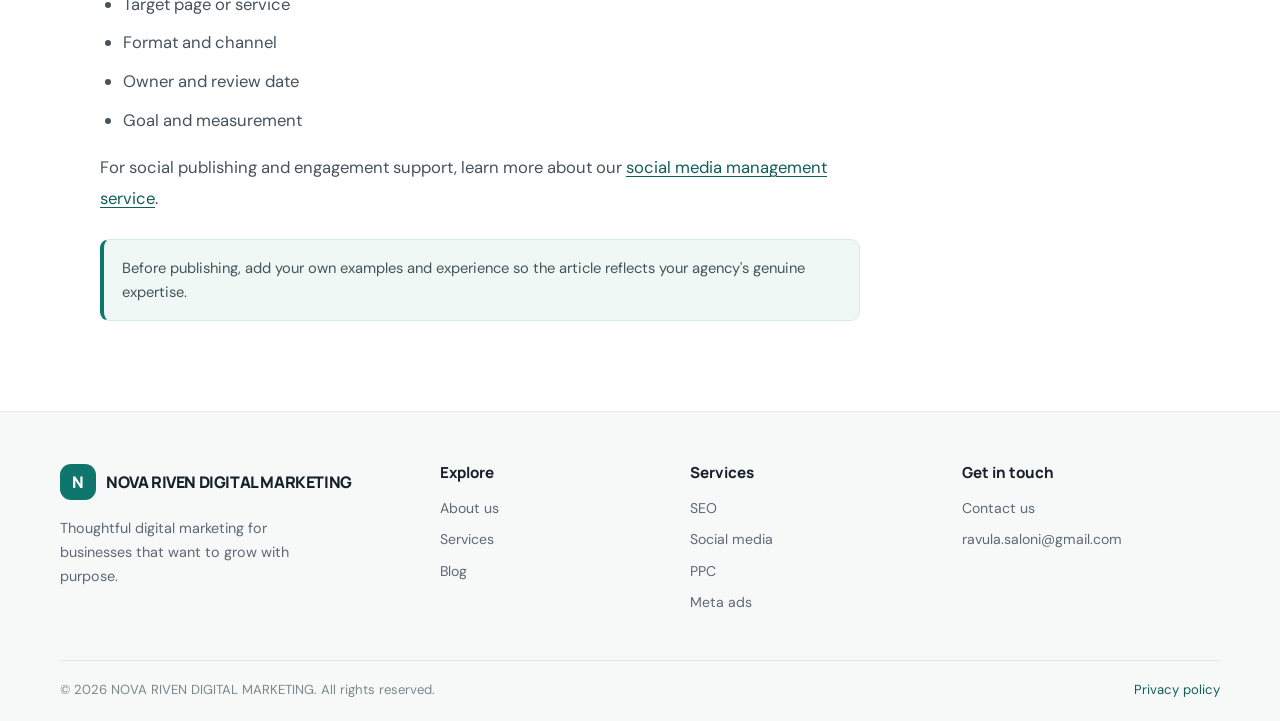
<file: blog/content-plan.html>
<!doctype html><html lang="en"><head><meta charset="utf-8"><meta name="viewport" content="width=device-width, initial-scale=1"><title>How to Plan a Monthly Content Calendar | Your Agency Name</title><meta name="description" content="Plan a manageable content calendar by connecting audience questions, business priorities, formats and a realistic publishing rhythm."><link rel="canonical" href="https://YOUR-USERNAME.github.io/YOUR-REPOSITORY/blog/content-plan.html"><meta name="robots" content="index,follow"><link rel="icon" href="../assets/images/favicon.svg" type="image/svg+xml"><link rel="stylesheet" href="../assets/css/style.css"><script defer src="../assets/js/main.js"></script></head><body><a class="skip-link" href="#main">Skip to content</a><header class="site-header"><div class="container nav-wrap"><a class="brand" href="../index.html"><span class="brand-mark">Y</span><span data-brand>Your Agency Name</span></a><button class="nav-toggle" aria-expanded="false" aria-controls="site-nav" aria-label="Open navigation"><span></span><span></span><span></span></button><nav id="site-nav" class="site-nav"><a href="../index.html">Home</a><a href="../about.html">About</a><a href="../services.html">Services</a><a class="active" href="index.html">Blog</a><a class="nav-cta" href="../contact.html">Get a Quote</a></nav></div></header><main id="main"><article><header class="article-header"><div class="container narrow"><p class="eyebrow">CONTENT · PLANNING</p><h1>How to plan a useful monthly content calendar</h1><p class="lead">A realistic content plan connects customer questions with business goals without overwhelming your team.</p><p class="article-meta">By Your Agency Name · Update this date before publishing</p></div></header><div class="container article-layout"><div class="prose article-body"><p>A content calendar is useful when it helps a team publish consistently and learn from the response. It does not need to be complicated: a spreadsheet with topics, owners, deadlines and status can be enough.</p><h2>1. Choose a goal for the month</h2><p>Pick one or two priorities, such as explaining a service, answering common questions or supporting a seasonal campaign. A focused plan is easier to execute than a long list of unrelated posts.</p><h2>2. Start with audience questions</h2><p>Collect questions from customer conversations, sales calls, search queries and support messages. Group them into themes and choose the questions your business can answer accurately.</p><h2>3. Pick a sustainable rhythm</h2><p>Choose a publishing frequency your team can maintain. A few useful, well-prepared pieces are often more practical than a packed calendar that is never completed.</p><h2>4. Match topic to format</h2><p>A detailed explanation may work as a blog post; a short tip may fit a social post; a comparison may work as a carousel. Reuse ideas thoughtfully without posting identical copy everywhere.</p><h2>5. Track the basics</h2><p>Record the publish date, topic, audience, format, owner, URL and intended action. Review relevant metrics after publication, such as engagement, search impressions, clicks or qualified enquiries.</p><h2>Simple calendar fields</h2><ul><li>Publish date and status</li><li>Audience question and topic</li><li>Target page or service</li><li>Format and channel</li><li>Owner and review date</li><li>Goal and measurement</li></ul><p>For social publishing and engagement support, learn more about our <a href="../services/social-media-management.html">social media management service</a>.</p><div class="notice">Before publishing, add your own examples and experience so the article reflects your agency's genuine expertise.</div></div><aside class="article-aside"><p class="eyebrow">RELATED SERVICE</p><h3>Social Media Management</h3><p>Plan a consistent, audience-focused content rhythm.</p><a class="text-link" href="../services/social-media-management.html">Explore service →</a><hr><a class="text-link" href="index.html">← All articles</a></aside></div></article></main><footer class="site-footer"><div class="container footer-main"><div class="footer-brand"><a class="brand" href="../index.html"><span class="brand-mark">Y</span><span data-brand>Your Agency Name</span></a><p>Thoughtful digital marketing for businesses that want to grow with purpose.</p></div><div><h3>Explore</h3><a href="../about.html">About us</a><a href="../services.html">Services</a><a href="index.html">Blog</a></div><div><h3>Services</h3><a href="../services/seo.html">SEO</a><a href="../services/social-media-management.html">Social media</a><a href="../services/ppc.html">PPC</a><a href="../services/meta-ads.html">Meta ads</a></div><div><h3>Get in touch</h3><a href="../contact.html">Contact us</a><a data-email-link href="mailto:hello@example.com">hello@example.com</a></div></div><div class="container footer-bottom"><span>© <span data-year></span> <span data-brand>Your Agency Name</span>. All rights reserved.</span><a href="../privacy.html">Privacy policy</a></div></footer></body></html>
</file>
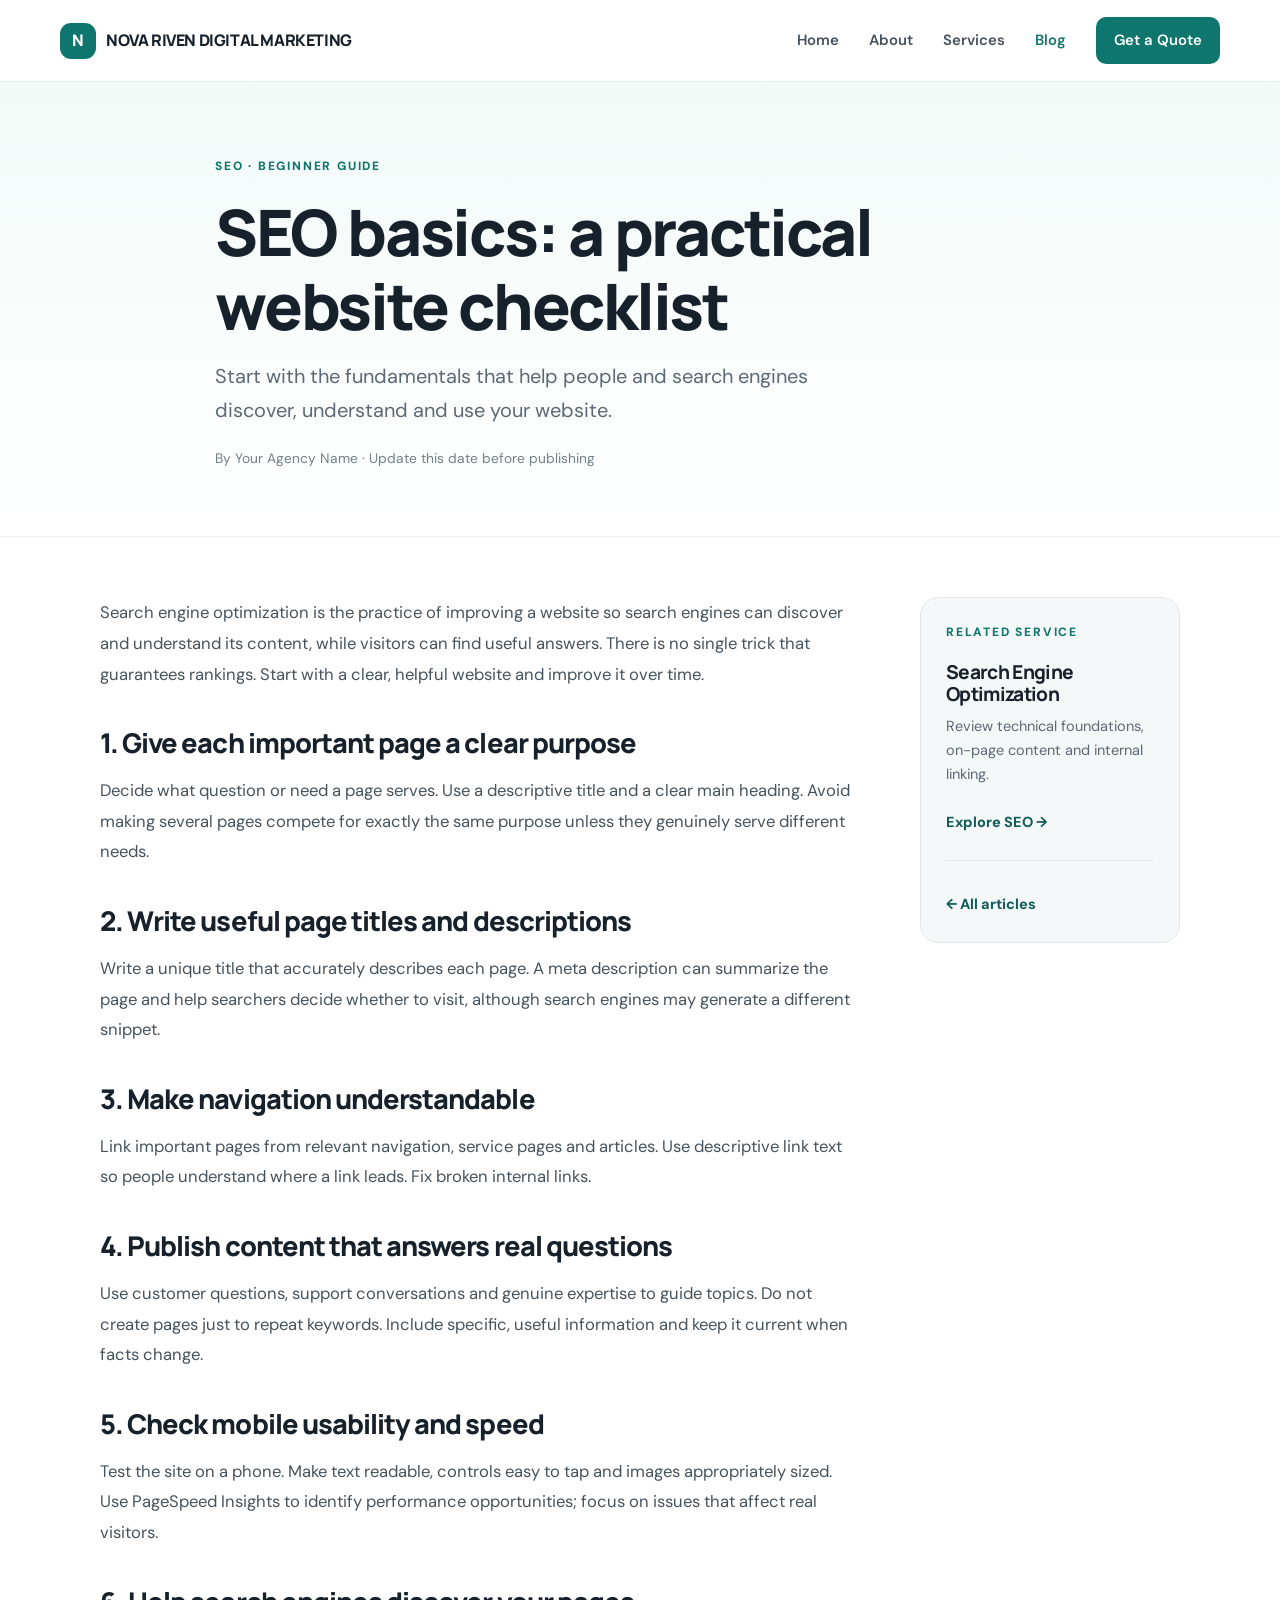
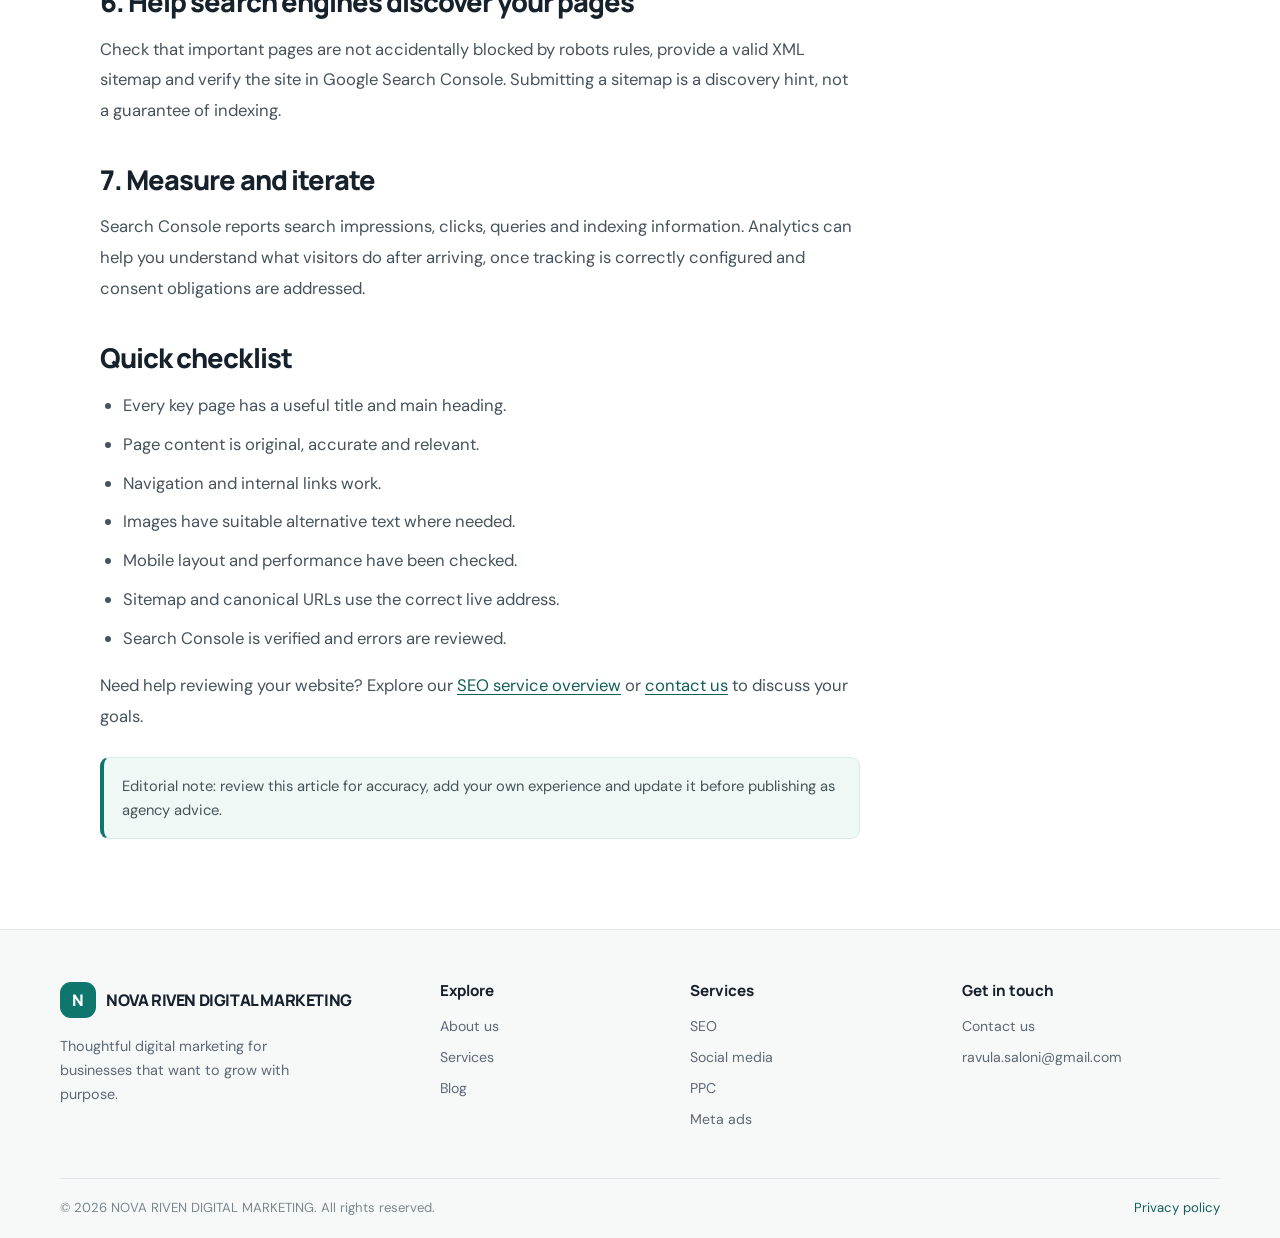
<file: blog/seo-basics.html>
<!doctype html><html lang="en"><head><meta charset="utf-8"><meta name="viewport" content="width=device-width, initial-scale=1"><title>SEO Basics: A Practical Website Checklist | Your Agency Name</title><meta name="description" content="Use this practical SEO checklist to review page titles, useful content, internal links, mobile usability and search indexing basics."><link rel="canonical" href="https://YOUR-USERNAME.github.io/YOUR-REPOSITORY/blog/seo-basics.html"><meta name="robots" content="index,follow"><meta property="og:title" content="SEO Basics: A Practical Website Checklist"><meta property="og:description" content="A practical SEO checklist for small websites."><link rel="icon" href="../assets/images/favicon.svg" type="image/svg+xml"><link rel="stylesheet" href="../assets/css/style.css"><script defer src="../assets/js/main.js"></script></head><body><a class="skip-link" href="#main">Skip to content</a><header class="site-header"><div class="container nav-wrap"><a class="brand" href="../index.html"><span class="brand-mark">Y</span><span data-brand>Your Agency Name</span></a><button class="nav-toggle" aria-expanded="false" aria-controls="site-nav" aria-label="Open navigation"><span></span><span></span><span></span></button><nav id="site-nav" class="site-nav"><a href="../index.html">Home</a><a href="../about.html">About</a><a href="../services.html">Services</a><a class="active" href="index.html">Blog</a><a class="nav-cta" href="../contact.html">Get a Quote</a></nav></div></header><main id="main"><article><header class="article-header"><div class="container narrow"><p class="eyebrow">SEO · BEGINNER GUIDE</p><h1>SEO basics: a practical website checklist</h1><p class="lead">Start with the fundamentals that help people and search engines discover, understand and use your website.</p><p class="article-meta">By Your Agency Name · Update this date before publishing</p></div></header><div class="container article-layout"><div class="prose article-body"><p>Search engine optimization is the practice of improving a website so search engines can discover and understand its content, while visitors can find useful answers. There is no single trick that guarantees rankings. Start with a clear, helpful website and improve it over time.</p><h2>1. Give each important page a clear purpose</h2><p>Decide what question or need a page serves. Use a descriptive title and a clear main heading. Avoid making several pages compete for exactly the same purpose unless they genuinely serve different needs.</p><h2>2. Write useful page titles and descriptions</h2><p>Write a unique title that accurately describes each page. A meta description can summarize the page and help searchers decide whether to visit, although search engines may generate a different snippet.</p><h2>3. Make navigation understandable</h2><p>Link important pages from relevant navigation, service pages and articles. Use descriptive link text so people understand where a link leads. Fix broken internal links.</p><h2>4. Publish content that answers real questions</h2><p>Use customer questions, support conversations and genuine expertise to guide topics. Do not create pages just to repeat keywords. Include specific, useful information and keep it current when facts change.</p><h2>5. Check mobile usability and speed</h2><p>Test the site on a phone. Make text readable, controls easy to tap and images appropriately sized. Use PageSpeed Insights to identify performance opportunities; focus on issues that affect real visitors.</p><h2>6. Help search engines discover your pages</h2><p>Check that important pages are not accidentally blocked by robots rules, provide a valid XML sitemap and verify the site in Google Search Console. Submitting a sitemap is a discovery hint, not a guarantee of indexing.</p><h2>7. Measure and iterate</h2><p>Search Console reports search impressions, clicks, queries and indexing information. Analytics can help you understand what visitors do after arriving, once tracking is correctly configured and consent obligations are addressed.</p><h2>Quick checklist</h2><ul><li>Every key page has a useful title and main heading.</li><li>Page content is original, accurate and relevant.</li><li>Navigation and internal links work.</li><li>Images have suitable alternative text where needed.</li><li>Mobile layout and performance have been checked.</li><li>Sitemap and canonical URLs use the correct live address.</li><li>Search Console is verified and errors are reviewed.</li></ul><p>Need help reviewing your website? Explore our <a href="../services/seo.html">SEO service overview</a> or <a href="../contact.html">contact us</a> to discuss your goals.</p><div class="notice">Editorial note: review this article for accuracy, add your own experience and update it before publishing as agency advice.</div></div><aside class="article-aside"><p class="eyebrow">RELATED SERVICE</p><h3>Search Engine Optimization</h3><p>Review technical foundations, on-page content and internal linking.</p><a class="text-link" href="../services/seo.html">Explore SEO →</a><hr><a class="text-link" href="index.html">← All articles</a></aside></div></article></main><footer class="site-footer"><div class="container footer-main"><div class="footer-brand"><a class="brand" href="../index.html"><span class="brand-mark">Y</span><span data-brand>Your Agency Name</span></a><p>Thoughtful digital marketing for businesses that want to grow with purpose.</p></div><div><h3>Explore</h3><a href="../about.html">About us</a><a href="../services.html">Services</a><a href="index.html">Blog</a></div><div><h3>Services</h3><a href="../services/seo.html">SEO</a><a href="../services/social-media-management.html">Social media</a><a href="../services/ppc.html">PPC</a><a href="../services/meta-ads.html">Meta ads</a></div><div><h3>Get in touch</h3><a href="../contact.html">Contact us</a><a data-email-link href="mailto:hello@example.com">hello@example.com</a></div></div><div class="container footer-bottom"><span>© <span data-year></span> <span data-brand>Your Agency Name</span>. All rights reserved.</span><a href="../privacy.html">Privacy policy</a></div></footer></body></html>
</file>
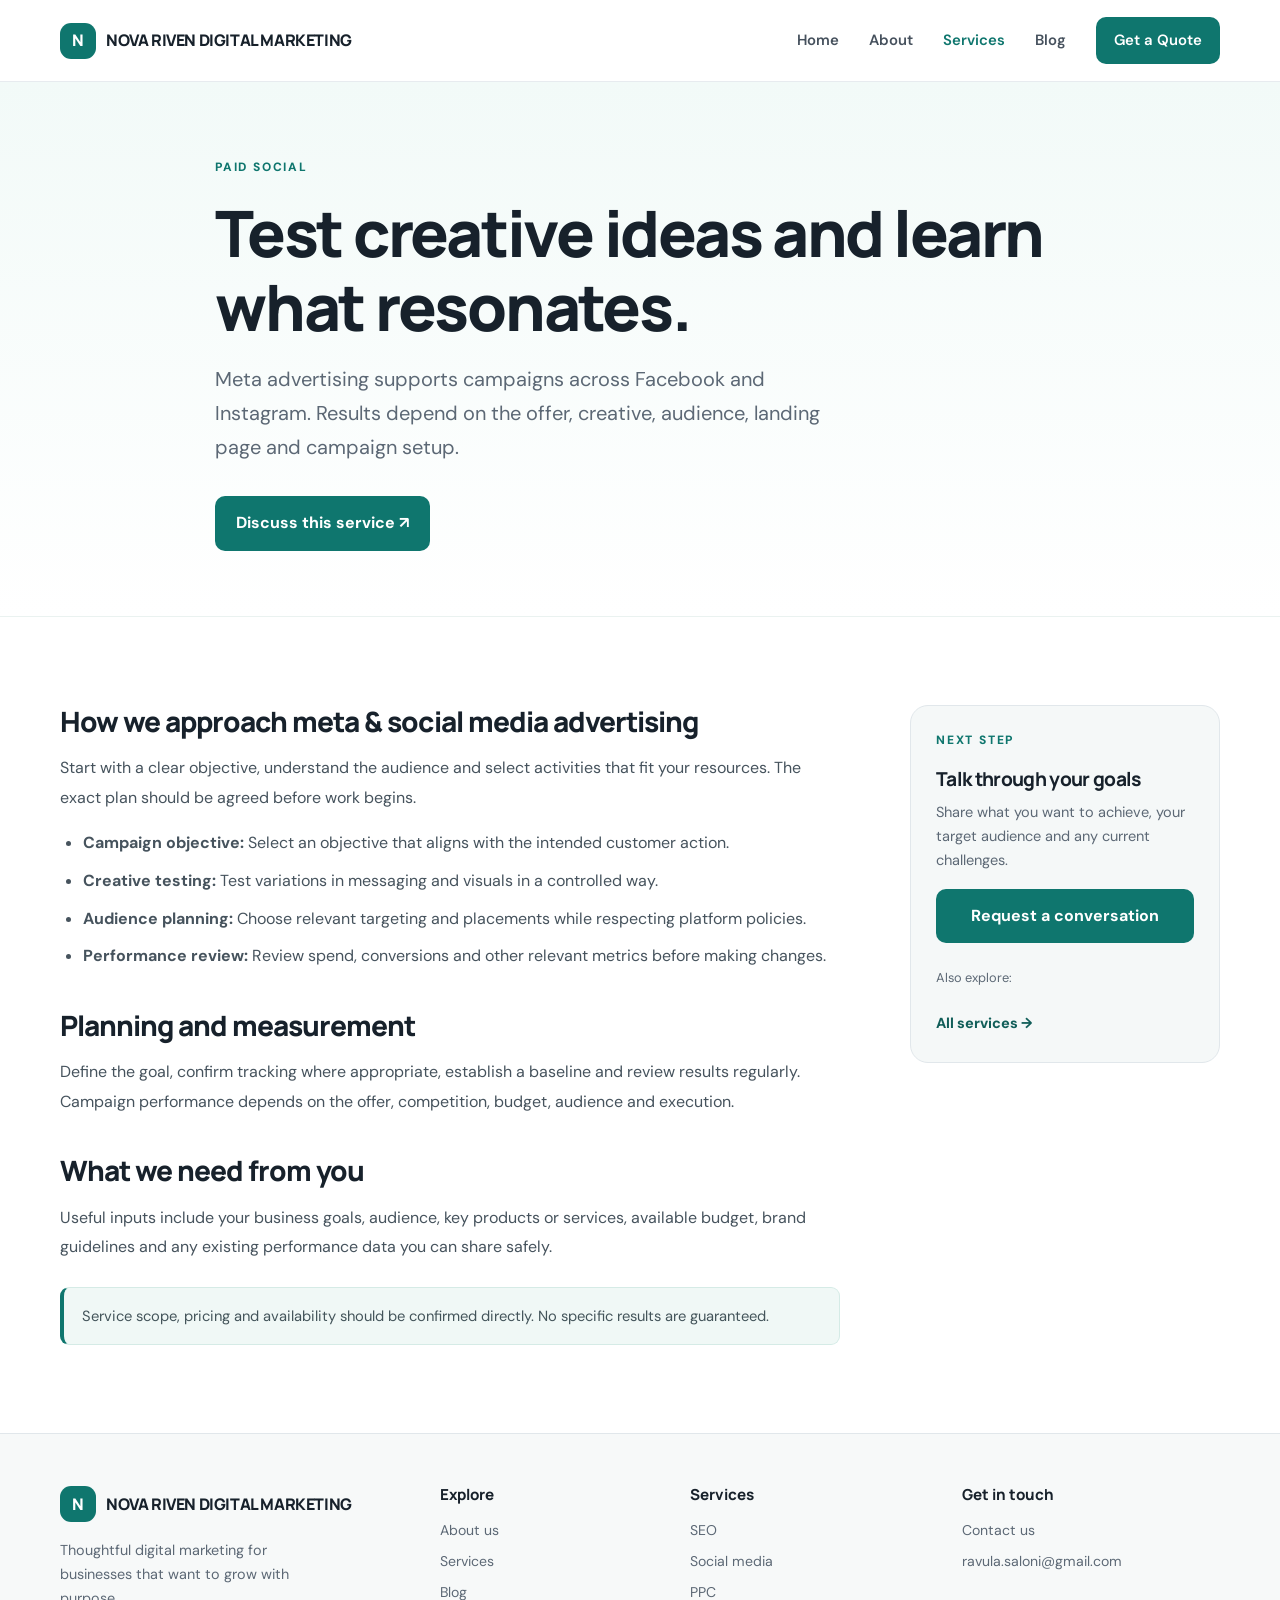
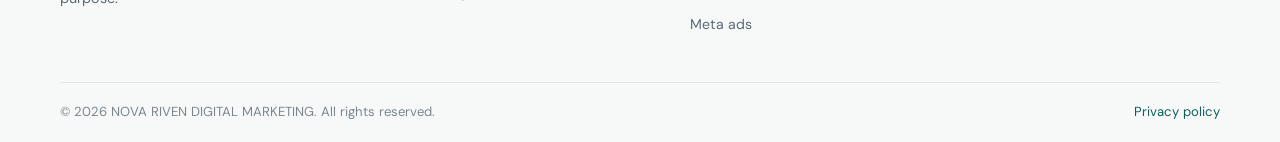
<file: services/meta-ads.html>
<!doctype html><html lang="en"><head><meta charset="utf-8"><meta name="viewport" content="width=device-width, initial-scale=1"><title>Meta & Social Media Advertising | Your Agency Name</title><meta name="description" content="Meta advertising supports campaigns across Facebook and Instagram. Results depend on the offer, creative, audience, landing page and campaign setup."><link rel="canonical" href="https://YOUR-USERNAME.github.io/YOUR-REPOSITORY/services/meta-ads.html"><meta name="robots" content="index,follow"><link rel="icon" href="../assets/images/favicon.svg" type="image/svg+xml"><link rel="stylesheet" href="../assets/css/style.css"><script defer src="../assets/js/main.js"></script></head><body><a class="skip-link" href="#main">Skip to content</a><header class="site-header"><div class="container nav-wrap"><a class="brand" href="../index.html"><span class="brand-mark">Y</span><span data-brand>Your Agency Name</span></a><button class="nav-toggle" aria-expanded="false" aria-controls="site-nav" aria-label="Open navigation"><span></span><span></span><span></span></button><nav id="site-nav" class="site-nav"><a href="../index.html">Home</a><a href="../about.html">About</a><a class="active" href="../services.html">Services</a><a href="../blog/index.html">Blog</a><a class="nav-cta" href="../contact.html">Get a Quote</a></nav></div></header><main id="main"><section class="page-hero"><div class="container narrow"><p class="eyebrow">PAID SOCIAL</p><h1>Test creative ideas and learn what resonates.</h1><p class="lead">Meta advertising supports campaigns across Facebook and Instagram. Results depend on the offer, creative, audience, landing page and campaign setup.</p><a class="button button-primary" href="../contact.html">Discuss this service ↗</a></div></section><section class="section"><div class="container content-grid"><article class="prose"><h2>How we approach meta & social media advertising</h2><p>Start with a clear objective, understand the audience and select activities that fit your resources. The exact plan should be agreed before work begins.</p><ul><li><strong>Campaign objective:</strong> Select an objective that aligns with the intended customer action.</li><li><strong>Creative testing:</strong> Test variations in messaging and visuals in a controlled way.</li><li><strong>Audience planning:</strong> Choose relevant targeting and placements while respecting platform policies.</li><li><strong>Performance review:</strong> Review spend, conversions and other relevant metrics before making changes.</li></ul><h2>Planning and measurement</h2><p>Define the goal, confirm tracking where appropriate, establish a baseline and review results regularly. Campaign performance depends on the offer, competition, budget, audience and execution.</p><h2>What we need from you</h2><p>Useful inputs include your business goals, audience, key products or services, available budget, brand guidelines and any existing performance data you can share safely.</p><div class="notice">Service scope, pricing and availability should be confirmed directly. No specific results are guaranteed.</div></article><aside class="side-panel"><p class="eyebrow">NEXT STEP</p><h3>Talk through your goals</h3><p>Share what you want to achieve, your target audience and any current challenges.</p><a class="button button-primary button-full" href="../contact.html">Request a conversation</a><p class="side-small">Also explore:</p><a class="text-link" href="../services.html">All services →</a></aside></div></section></main><footer class="site-footer"><div class="container footer-main"><div class="footer-brand"><a class="brand" href="../index.html"><span class="brand-mark">Y</span><span data-brand>Your Agency Name</span></a><p>Thoughtful digital marketing for businesses that want to grow with purpose.</p></div><div><h3>Explore</h3><a href="../about.html">About us</a><a href="../services.html">Services</a><a href="../blog/index.html">Blog</a></div><div><h3>Services</h3><a href="seo.html">SEO</a><a href="social-media-management.html">Social media</a><a href="ppc.html">PPC</a><a href="meta-ads.html">Meta ads</a></div><div><h3>Get in touch</h3><a href="../contact.html">Contact us</a><a data-email-link href="mailto:hello@example.com">hello@example.com</a></div></div><div class="container footer-bottom"><span>© <span data-year></span> <span data-brand>Your Agency Name</span>. All rights reserved.</span><a href="../privacy.html">Privacy policy</a></div></footer></body></html>
</file>
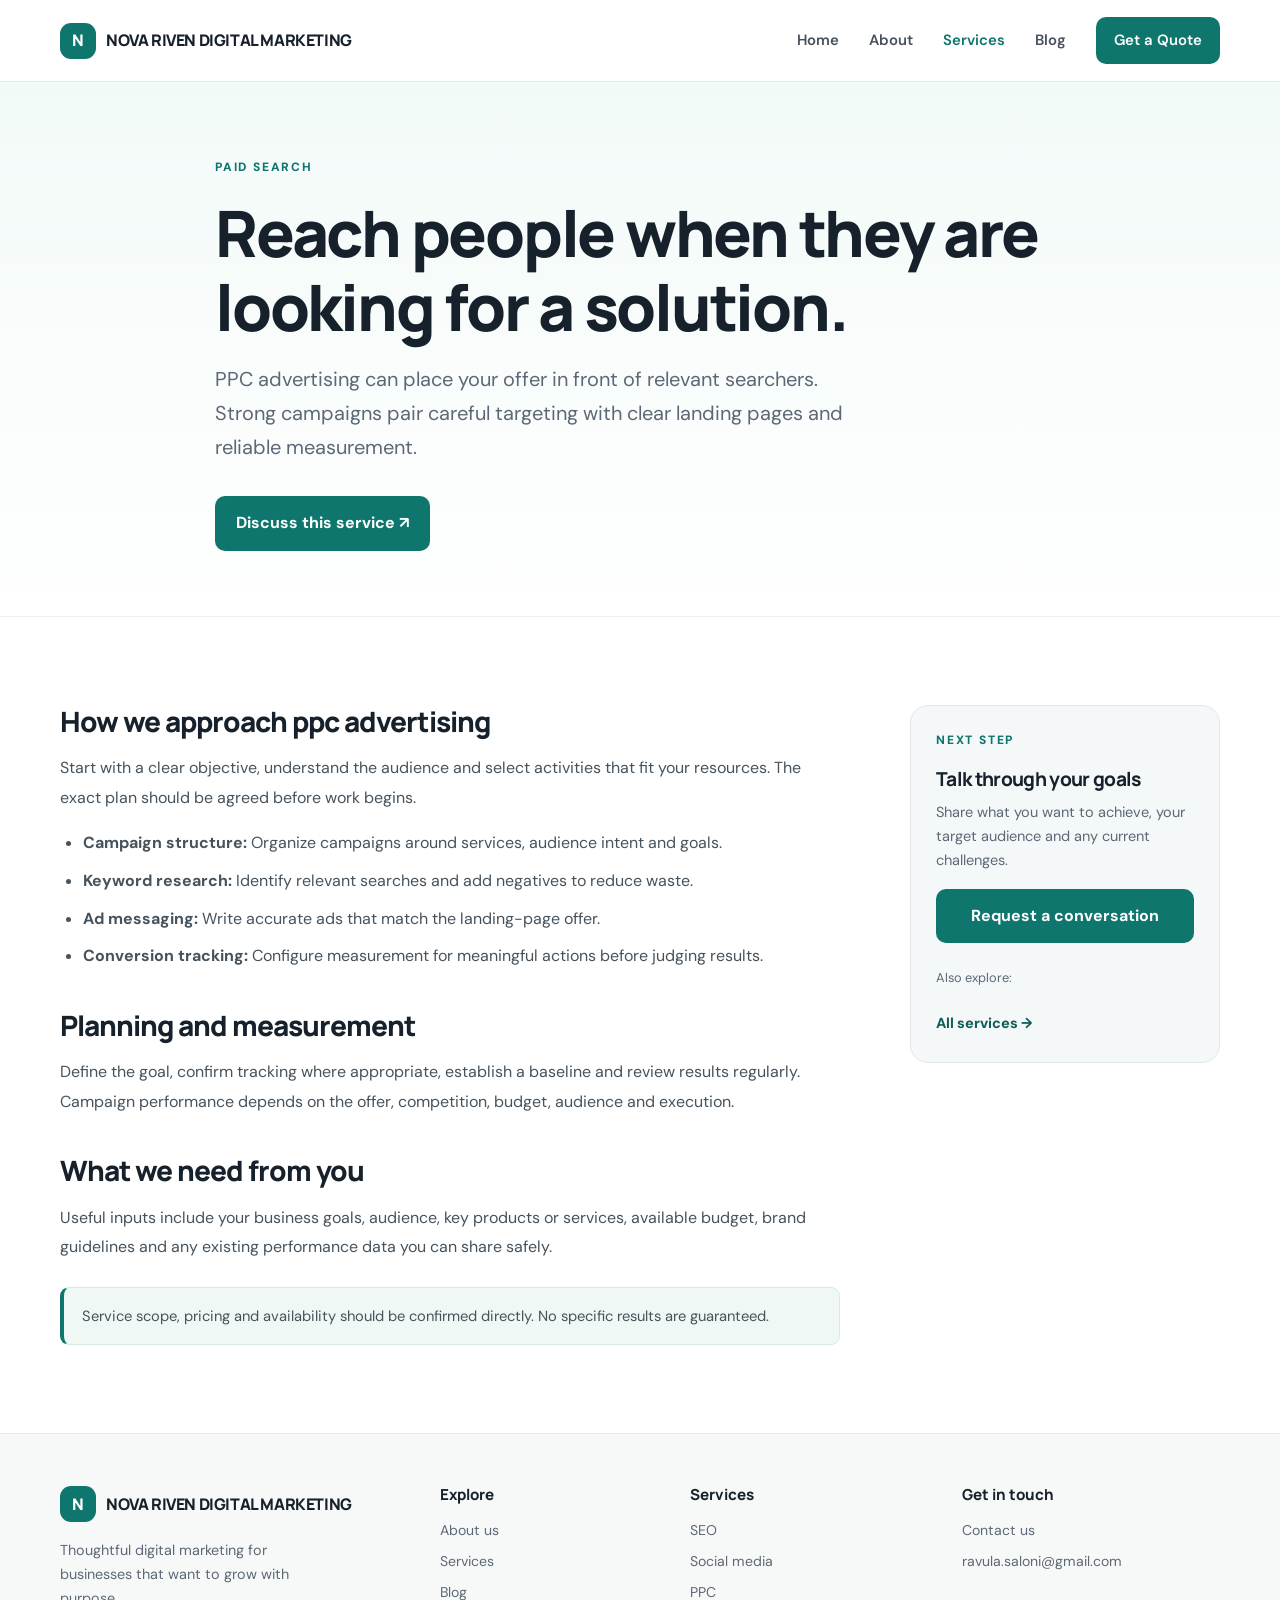
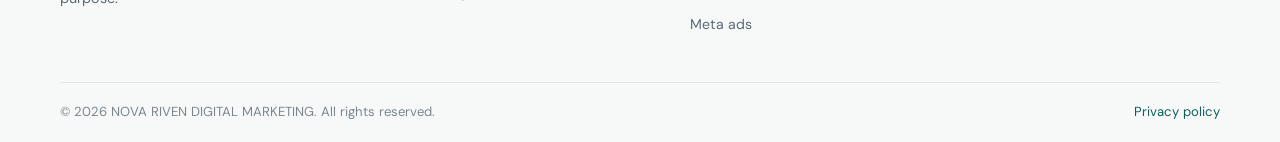
<file: services/ppc.html>
<!doctype html><html lang="en"><head><meta charset="utf-8"><meta name="viewport" content="width=device-width, initial-scale=1"><title>PPC Advertising | Your Agency Name</title><meta name="description" content="PPC advertising can place your offer in front of relevant searchers. Strong campaigns pair careful targeting with clear landing pages and reliable measurement."><link rel="canonical" href="https://YOUR-USERNAME.github.io/YOUR-REPOSITORY/services/ppc.html"><meta name="robots" content="index,follow"><link rel="icon" href="../assets/images/favicon.svg" type="image/svg+xml"><link rel="stylesheet" href="../assets/css/style.css"><script defer src="../assets/js/main.js"></script></head><body><a class="skip-link" href="#main">Skip to content</a><header class="site-header"><div class="container nav-wrap"><a class="brand" href="../index.html"><span class="brand-mark">Y</span><span data-brand>Your Agency Name</span></a><button class="nav-toggle" aria-expanded="false" aria-controls="site-nav" aria-label="Open navigation"><span></span><span></span><span></span></button><nav id="site-nav" class="site-nav"><a href="../index.html">Home</a><a href="../about.html">About</a><a class="active" href="../services.html">Services</a><a href="../blog/index.html">Blog</a><a class="nav-cta" href="../contact.html">Get a Quote</a></nav></div></header><main id="main"><section class="page-hero"><div class="container narrow"><p class="eyebrow">PAID SEARCH</p><h1>Reach people when they are looking for a solution.</h1><p class="lead">PPC advertising can place your offer in front of relevant searchers. Strong campaigns pair careful targeting with clear landing pages and reliable measurement.</p><a class="button button-primary" href="../contact.html">Discuss this service ↗</a></div></section><section class="section"><div class="container content-grid"><article class="prose"><h2>How we approach ppc advertising</h2><p>Start with a clear objective, understand the audience and select activities that fit your resources. The exact plan should be agreed before work begins.</p><ul><li><strong>Campaign structure:</strong> Organize campaigns around services, audience intent and goals.</li><li><strong>Keyword research:</strong> Identify relevant searches and add negatives to reduce waste.</li><li><strong>Ad messaging:</strong> Write accurate ads that match the landing-page offer.</li><li><strong>Conversion tracking:</strong> Configure measurement for meaningful actions before judging results.</li></ul><h2>Planning and measurement</h2><p>Define the goal, confirm tracking where appropriate, establish a baseline and review results regularly. Campaign performance depends on the offer, competition, budget, audience and execution.</p><h2>What we need from you</h2><p>Useful inputs include your business goals, audience, key products or services, available budget, brand guidelines and any existing performance data you can share safely.</p><div class="notice">Service scope, pricing and availability should be confirmed directly. No specific results are guaranteed.</div></article><aside class="side-panel"><p class="eyebrow">NEXT STEP</p><h3>Talk through your goals</h3><p>Share what you want to achieve, your target audience and any current challenges.</p><a class="button button-primary button-full" href="../contact.html">Request a conversation</a><p class="side-small">Also explore:</p><a class="text-link" href="../services.html">All services →</a></aside></div></section></main><footer class="site-footer"><div class="container footer-main"><div class="footer-brand"><a class="brand" href="../index.html"><span class="brand-mark">Y</span><span data-brand>Your Agency Name</span></a><p>Thoughtful digital marketing for businesses that want to grow with purpose.</p></div><div><h3>Explore</h3><a href="../about.html">About us</a><a href="../services.html">Services</a><a href="../blog/index.html">Blog</a></div><div><h3>Services</h3><a href="seo.html">SEO</a><a href="social-media-management.html">Social media</a><a href="ppc.html">PPC</a><a href="meta-ads.html">Meta ads</a></div><div><h3>Get in touch</h3><a href="../contact.html">Contact us</a><a data-email-link href="mailto:hello@example.com">hello@example.com</a></div></div><div class="container footer-bottom"><span>© <span data-year></span> <span data-brand>Your Agency Name</span>. All rights reserved.</span><a href="../privacy.html">Privacy policy</a></div></footer></body></html>
</file>
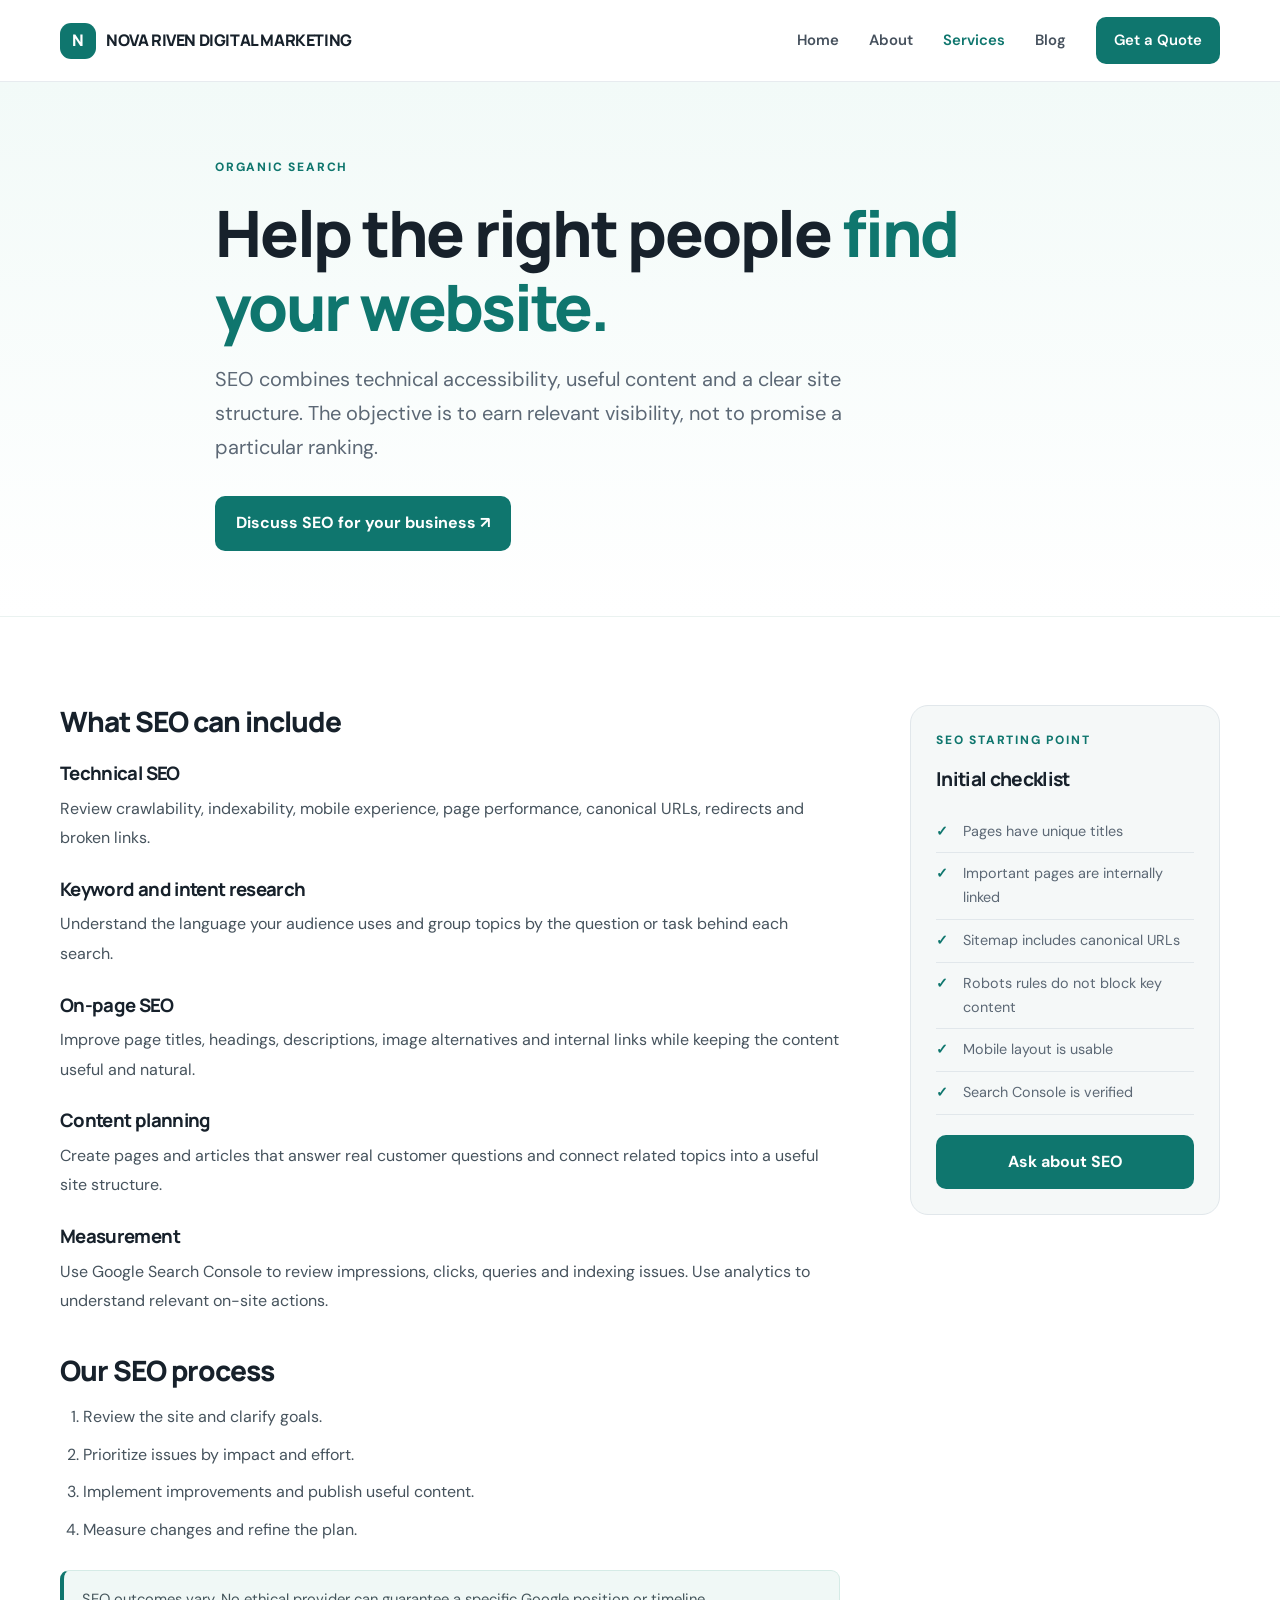
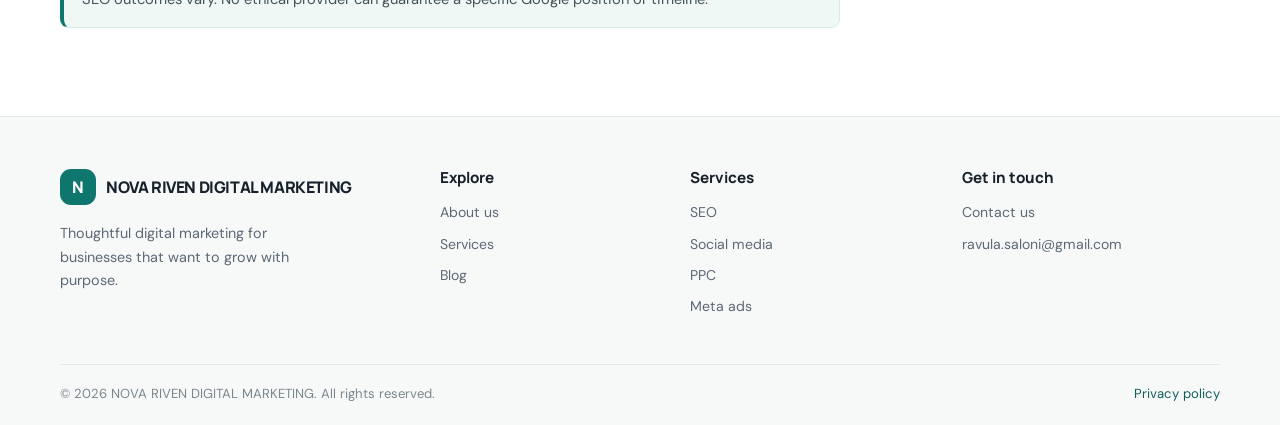
<file: services/seo.html>
<!doctype html><html lang="en"><head><meta charset="utf-8"><meta name="viewport" content="width=device-width, initial-scale=1"><title>SEO Services | Your Agency Name</title><meta name="description" content="Explore technical SEO, on-page optimization, keyword research and content improvements to help search engines understand your website."><link rel="canonical" href="https://YOUR-USERNAME.github.io/YOUR-REPOSITORY/services/seo.html"><meta name="robots" content="index,follow"><link rel="icon" href="../assets/images/favicon.svg" type="image/svg+xml"><link rel="stylesheet" href="../assets/css/style.css"><script defer src="../assets/js/main.js"></script></head><body><a class="skip-link" href="#main">Skip to content</a><header class="site-header"><div class="container nav-wrap"><a class="brand" href="../index.html"><span class="brand-mark">Y</span><span data-brand>Your Agency Name</span></a><button class="nav-toggle" aria-expanded="false" aria-controls="site-nav" aria-label="Open navigation"><span></span><span></span><span></span></button><nav id="site-nav" class="site-nav"><a href="../index.html">Home</a><a href="../about.html">About</a><a class="active" href="../services.html">Services</a><a href="../blog/index.html">Blog</a><a class="nav-cta" href="../contact.html">Get a Quote</a></nav></div></header><main id="main"><section class="page-hero"><div class="container narrow"><p class="eyebrow">ORGANIC SEARCH</p><h1>Help the right people <span class="text-accent">find your website.</span></h1><p class="lead">SEO combines technical accessibility, useful content and a clear site structure. The objective is to earn relevant visibility, not to promise a particular ranking.</p><a class="button button-primary" href="../contact.html">Discuss SEO for your business ↗</a></div></section><section class="section"><div class="container content-grid"><article class="prose"><h2>What SEO can include</h2><h3>Technical SEO</h3><p>Review crawlability, indexability, mobile experience, page performance, canonical URLs, redirects and broken links.</p><h3>Keyword and intent research</h3><p>Understand the language your audience uses and group topics by the question or task behind each search.</p><h3>On-page SEO</h3><p>Improve page titles, headings, descriptions, image alternatives and internal links while keeping the content useful and natural.</p><h3>Content planning</h3><p>Create pages and articles that answer real customer questions and connect related topics into a useful site structure.</p><h3>Measurement</h3><p>Use Google Search Console to review impressions, clicks, queries and indexing issues. Use analytics to understand relevant on-site actions.</p><h2>Our SEO process</h2><ol><li>Review the site and clarify goals.</li><li>Prioritize issues by impact and effort.</li><li>Implement improvements and publish useful content.</li><li>Measure changes and refine the plan.</li></ol><div class="notice">SEO outcomes vary. No ethical provider can guarantee a specific Google position or timeline.</div></article><aside class="side-panel"><p class="eyebrow">SEO STARTING POINT</p><h3>Initial checklist</h3><ul class="check-list"><li>Pages have unique titles</li><li>Important pages are internally linked</li><li>Sitemap includes canonical URLs</li><li>Robots rules do not block key content</li><li>Mobile layout is usable</li><li>Search Console is verified</li></ul><a class="button button-primary button-full" href="../contact.html">Ask about SEO</a></aside></div></section></main><footer class="site-footer"><div class="container footer-main"><div class="footer-brand"><a class="brand" href="../index.html"><span class="brand-mark">Y</span><span data-brand>Your Agency Name</span></a><p>Thoughtful digital marketing for businesses that want to grow with purpose.</p></div><div><h3>Explore</h3><a href="../about.html">About us</a><a href="../services.html">Services</a><a href="../blog/index.html">Blog</a></div><div><h3>Services</h3><a href="seo.html">SEO</a><a href="social-media-management.html">Social media</a><a href="ppc.html">PPC</a><a href="meta-ads.html">Meta ads</a></div><div><h3>Get in touch</h3><a href="../contact.html">Contact us</a><a data-email-link href="mailto:hello@example.com">hello@example.com</a></div></div><div class="container footer-bottom"><span>© <span data-year></span> <span data-brand>Your Agency Name</span>. All rights reserved.</span><a href="../privacy.html">Privacy policy</a></div></footer></body></html>
</file>
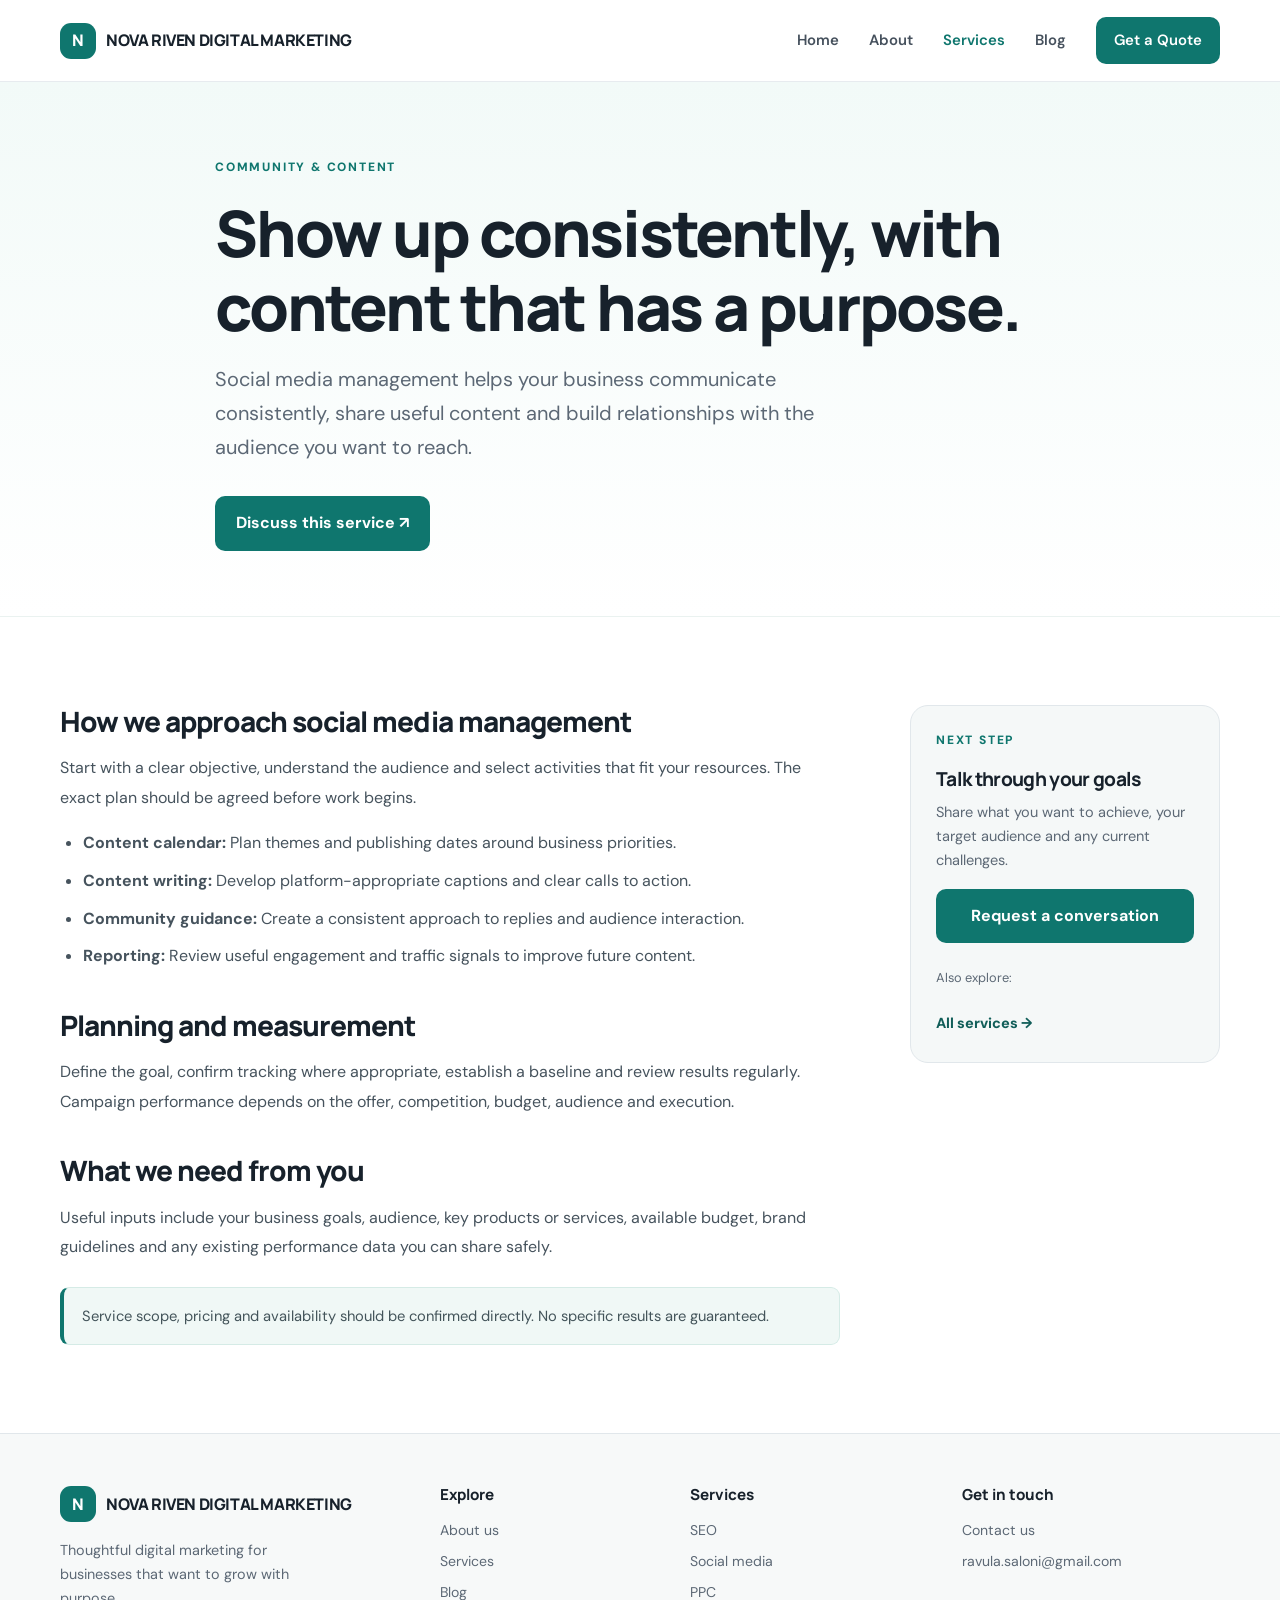
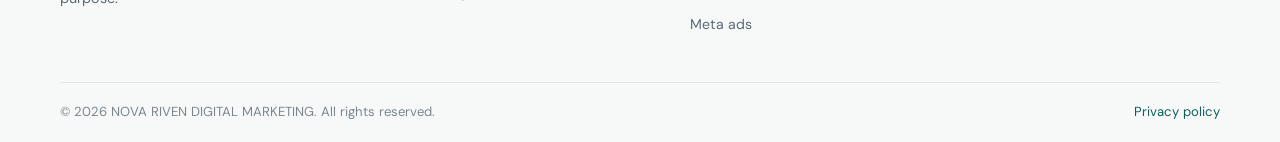
<file: services/social-media-management.html>
<!doctype html><html lang="en"><head><meta charset="utf-8"><meta name="viewport" content="width=device-width, initial-scale=1"><title>Social Media Management | Your Agency Name</title><meta name="description" content="Social media management helps your business communicate consistently, share useful content and build relationships with the audience you want to reach."><link rel="canonical" href="https://YOUR-USERNAME.github.io/YOUR-REPOSITORY/services/social-media-management.html"><meta name="robots" content="index,follow"><link rel="icon" href="../assets/images/favicon.svg" type="image/svg+xml"><link rel="stylesheet" href="../assets/css/style.css"><script defer src="../assets/js/main.js"></script></head><body><a class="skip-link" href="#main">Skip to content</a><header class="site-header"><div class="container nav-wrap"><a class="brand" href="../index.html"><span class="brand-mark">Y</span><span data-brand>Your Agency Name</span></a><button class="nav-toggle" aria-expanded="false" aria-controls="site-nav" aria-label="Open navigation"><span></span><span></span><span></span></button><nav id="site-nav" class="site-nav"><a href="../index.html">Home</a><a href="../about.html">About</a><a class="active" href="../services.html">Services</a><a href="../blog/index.html">Blog</a><a class="nav-cta" href="../contact.html">Get a Quote</a></nav></div></header><main id="main"><section class="page-hero"><div class="container narrow"><p class="eyebrow">COMMUNITY & CONTENT</p><h1>Show up consistently, with content that has a purpose.</h1><p class="lead">Social media management helps your business communicate consistently, share useful content and build relationships with the audience you want to reach.</p><a class="button button-primary" href="../contact.html">Discuss this service ↗</a></div></section><section class="section"><div class="container content-grid"><article class="prose"><h2>How we approach social media management</h2><p>Start with a clear objective, understand the audience and select activities that fit your resources. The exact plan should be agreed before work begins.</p><ul><li><strong>Content calendar:</strong> Plan themes and publishing dates around business priorities.</li><li><strong>Content writing:</strong> Develop platform-appropriate captions and clear calls to action.</li><li><strong>Community guidance:</strong> Create a consistent approach to replies and audience interaction.</li><li><strong>Reporting:</strong> Review useful engagement and traffic signals to improve future content.</li></ul><h2>Planning and measurement</h2><p>Define the goal, confirm tracking where appropriate, establish a baseline and review results regularly. Campaign performance depends on the offer, competition, budget, audience and execution.</p><h2>What we need from you</h2><p>Useful inputs include your business goals, audience, key products or services, available budget, brand guidelines and any existing performance data you can share safely.</p><div class="notice">Service scope, pricing and availability should be confirmed directly. No specific results are guaranteed.</div></article><aside class="side-panel"><p class="eyebrow">NEXT STEP</p><h3>Talk through your goals</h3><p>Share what you want to achieve, your target audience and any current challenges.</p><a class="button button-primary button-full" href="../contact.html">Request a conversation</a><p class="side-small">Also explore:</p><a class="text-link" href="../services.html">All services →</a></aside></div></section></main><footer class="site-footer"><div class="container footer-main"><div class="footer-brand"><a class="brand" href="../index.html"><span class="brand-mark">Y</span><span data-brand>Your Agency Name</span></a><p>Thoughtful digital marketing for businesses that want to grow with purpose.</p></div><div><h3>Explore</h3><a href="../about.html">About us</a><a href="../services.html">Services</a><a href="../blog/index.html">Blog</a></div><div><h3>Services</h3><a href="seo.html">SEO</a><a href="social-media-management.html">Social media</a><a href="ppc.html">PPC</a><a href="meta-ads.html">Meta ads</a></div><div><h3>Get in touch</h3><a href="../contact.html">Contact us</a><a data-email-link href="mailto:hello@example.com">hello@example.com</a></div></div><div class="container footer-bottom"><span>© <span data-year></span> <span data-brand>Your Agency Name</span>. All rights reserved.</span><a href="../privacy.html">Privacy policy</a></div></footer></body></html>
</file>
<file: assets/css/style.css>
@import url('https://fonts.googleapis.com/css2?family=DM+Sans:wght@400;500;600;700&family=Manrope:wght@400;500;600;700;800&display=swap');
:root{--ink:#17212b;--muted:#5c6875;--teal:#0f766e;--teal-dark:#115e59;--teal-pale:#e6f5f2;--line:#e1e7eb;--paper:#fff;--soft:#f5f8f8;--dark:#11242a;--shadow:0 18px 48px rgba(23,33,43,.08);--radius:18px;--max:1160px}
*{box-sizing:border-box}html{scroll-behavior:smooth;scroll-padding-top:95px}body{margin:0;background:var(--paper);color:var(--ink);font-family:"DM Sans",Arial,sans-serif;line-height:1.65;font-size:16px}h1,h2,h3,h4{font-family:Manrope,"DM Sans",sans-serif;line-height:1.16;letter-spacing:-.035em;margin:0 0 16px}h1{font-size:clamp(2.5rem,5.6vw,4.65rem);font-weight:800}h2{font-size:clamp(1.9rem,3.5vw,3rem);font-weight:800}h3{font-size:1.2rem;font-weight:750}p{margin:0 0 16px}a{color:var(--teal-dark);text-decoration:none}a:hover{text-decoration:underline;text-underline-offset:4px}img{max-width:100%;height:auto}button,input,textarea,select{font:inherit}.container{width:min(var(--max),calc(100% - 44px));margin-inline:auto}.narrow{max-width:850px}.section{padding:88px 0}.section-tint{background:var(--soft)}.text-accent{color:var(--teal)}.lead{font-size:clamp(1.08rem,1.8vw,1.25rem);color:var(--muted);max-width:650px;line-height:1.7}.eyebrow{font-size:.75rem;letter-spacing:.15em;font-weight:800;color:var(--teal);margin:0 0 18px}.eyebrow-light{color:#a9e6dc}.eyebrow-dot{display:inline-block;width:8px;height:8px;background:#22a699;border-radius:50%;margin-right:7px}.skip-link{position:absolute;left:-9999px;top:0;background:#fff;padding:10px;z-index:1000}.skip-link:focus{left:12px}.visually-hidden{position:absolute!important;width:1px;height:1px;padding:0;margin:-1px;overflow:hidden;clip:rect(0,0,0,0);white-space:nowrap;border:0}
.site-header{height:82px;position:sticky;top:0;background:rgba(255,255,255,.94);backdrop-filter:blur(16px);border-bottom:1px solid rgba(225,231,235,.8);z-index:100}.nav-wrap{height:100%;display:flex;align-items:center;justify-content:space-between;gap:24px}.brand{display:inline-flex;align-items:center;gap:10px;color:var(--ink);font-family:Manrope,sans-serif;font-weight:800;letter-spacing:-.025em}.brand:hover{text-decoration:none}.brand-mark{display:grid;place-items:center;width:36px;height:36px;background:var(--teal);color:#fff;border-radius:11px;font-weight:800}.site-nav{display:flex;align-items:center;gap:30px}.site-nav>a{font-size:.93rem;font-weight:600;color:#46515d}.site-nav>a.active{color:var(--teal)}.site-nav>a.nav-cta{background:var(--teal);color:#fff;padding:11px 18px;border-radius:10px}.site-nav>a.nav-cta:hover,.button-primary:hover{background:var(--teal-dark);text-decoration:none}.nav-toggle{display:none;border:0;background:transparent;padding:8px;cursor:pointer}.nav-toggle span{display:block;width:23px;height:2px;background:var(--ink);margin:5px}
.hero{padding-top:76px;padding-bottom:76px;overflow:hidden}.hero-grid{display:grid;grid-template-columns:1.05fr .95fr;align-items:center;gap:60px}.hero-copy h1{max-width:650px;margin-bottom:24px}.button-row{display:flex;gap:12px;flex-wrap:wrap;margin-top:28px}.button{display:inline-flex;align-items:center;justify-content:center;gap:10px;padding:13px 20px;border-radius:10px;font-weight:700;border:1px solid transparent;transition:transform .2s,background .2s;cursor:pointer}.button:hover{transform:translateY(-2px);text-decoration:none}.button-primary{background:var(--teal);color:#fff}.button-secondary{background:#fff;color:var(--ink);border-color:#d7e0e3}.button-secondary:hover{background:var(--soft)}.button-white{background:#fff;color:var(--teal-dark)}.button-full{width:100%}.trust-note{display:flex;align-items:center;gap:9px;color:var(--muted);font-size:.9rem;margin-top:25px}.trust-icon{display:grid;place-items:center;width:21px;height:21px;background:var(--teal-pale);color:var(--teal);border-radius:50%;font-size:.8rem;font-weight:800}
.hero-art{position:relative;min-height:420px;background:linear-gradient(145deg,#eff9f7,#f5f8fa 55%,#e2f2ef);border:1px solid #dcece8;border-radius:28px;padding:24px;box-shadow:var(--shadow);display:flex;flex-direction:column;justify-content:space-between}.art-top{display:flex;align-items:center;gap:9px;font-weight:700;font-size:.83rem;color:#42545a}.status-dot{width:8px;height:8px;border-radius:50%;background:#24a891}.art-menu{margin-left:auto;color:#8a9a9f;letter-spacing:2px}.art-chart{background:rgba(255,255,255,.9);border:1px solid #e2ecea;border-radius:17px;padding:22px 22px 15px;box-shadow:0 8px 24px rgba(17,60,57,.05)}.chart-title{display:flex;justify-content:space-between;gap:10px;font-size:.83rem;color:#647278}.chart-title strong{color:var(--teal);font-size:.74rem}.chart-bars{height:150px;display:flex;align-items:end;gap:10px;padding-top:20px;border-bottom:1px solid #e7efed;background:repeating-linear-gradient(to bottom,transparent 0,transparent 36px,#eef3f2 37px,#eef3f2 38px)}.chart-bars i{flex:1;display:block;min-width:7px;background:linear-gradient(180deg,#41b9a6,#0f766e);border-radius:5px 5px 0 0;opacity:.9}.chart-labels{display:flex;justify-content:space-between;color:#94a2a6;font-size:.62rem;letter-spacing:.1em;padding-top:10px}.art-bottom{display:flex;align-items:center;gap:13px;background:#fff;border:1px solid #e2ecea;border-radius:15px;padding:14px}.mini-icon{width:43px;height:43px;display:grid;place-items:center;background:var(--teal-pale);border-radius:12px;color:var(--teal);font-size:1.8rem}.art-bottom strong,.art-bottom small{display:block}.art-bottom strong{font-size:.91rem}.art-bottom small{color:var(--muted);font-size:.75rem}.arrow-round{margin-left:auto;color:var(--teal);font-size:1.4rem}.floating-chip{position:absolute;background:#fff;border:1px solid #dbe9e5;border-radius:100px;padding:10px 15px;font-size:.75rem;font-weight:700;box-shadow:0 9px 24px rgba(17,60,57,.1)}.chip-one{top:83px;right:-20px}.chip-two{bottom:80px;left:-25px}
.proof-strip{border-block:1px solid var(--line);background:#fff}.proof-grid{display:grid;grid-template-columns:repeat(3,1fr);padding:24px 0;gap:22px}.proof-grid>div{padding-left:22px;border-left:2px solid #b4e4dc}.proof-grid strong,.proof-grid span{display:block}.proof-grid strong{font-family:Manrope,sans-serif;font-size:.98rem}.proof-grid span{font-size:.84rem;color:var(--muted);margin-top:3px}.section-heading{max-width:730px;margin-bottom:38px}.section-intro{color:var(--muted);max-width:640px;font-size:1.05rem}.service-grid{display:grid;grid-template-columns:repeat(4,1fr);gap:18px}.service-card{padding:25px;border:1px solid var(--line);border-radius:var(--radius);background:#fff;transition:transform .2s,box-shadow .2s}.service-card:hover{transform:translateY(-4px);box-shadow:var(--shadow)}.service-icon{display:grid;place-items:center;width:48px;height:48px;border-radius:14px;background:var(--teal-pale);color:var(--teal);font-size:1.8rem;margin-bottom:22px}.card-kicker{font-size:.68rem;letter-spacing:.12em;font-weight:800;color:#7b8a91;margin-bottom:11px}.service-card h3,.service-card h2{font-size:1.2rem;line-height:1.35;margin-bottom:12px}.service-card p:not(.card-kicker){font-size:.92rem;color:var(--muted)}.text-link{display:inline-flex;align-items:center;gap:8px;font-weight:750;font-size:.91rem;margin-top:8px}.text-link span{transition:transform .2s}.text-link:hover span{transform:translateX(3px)}.split-section{display:grid;grid-template-columns:.9fr 1.1fr;gap:90px;align-items:center}.split-section .button{margin-top:12px}.steps{display:grid;gap:10px}.step{display:flex;gap:20px;padding:20px 0;border-bottom:1px solid var(--line)}.step>span,.principle>span{display:grid;place-items:center;flex-shrink:0;width:42px;height:42px;border-radius:12px;background:#fff;color:var(--teal);border:1px solid #cce9e3;font-weight:800}.step h3{margin-bottom:6px}.step p{color:var(--muted);margin:0;font-size:.94rem}.blog-grid{display:grid;grid-template-columns:repeat(2,1fr);gap:22px}.blog-card{border:1px solid var(--line);border-radius:var(--radius);overflow:hidden;background:#fff;transition:transform .2s,box-shadow .2s}.blog-card:hover{transform:translateY(-3px);box-shadow:var(--shadow)}.blog-card[hidden]{display:none}.blog-visual{min-height:205px;padding:24px;display:flex;flex-direction:column;justify-content:space-between;overflow:hidden}.blog-visual span{font-size:.7rem;font-weight:800;letter-spacing:.14em;color:var(--teal-dark)}.blog-visual b{font-family:Manrope,sans-serif;font-size:clamp(1.7rem,3vw,2.6rem);line-height:1.1;letter-spacing:-.05em;color:#17453f}.visual-seo{background:radial-gradient(circle at 90% 20%,#a7e4d9 0 12%,transparent 13%),linear-gradient(135deg,#e0f5ef,#f3f8f6)}.visual-content{background:radial-gradient(circle at 90% 15%,#d6e6b8 0 14%,transparent 15%),linear-gradient(135deg,#f1f5e8,#e3f1ed)}.blog-content{padding:23px}.blog-meta{font-size:.69rem;letter-spacing:.12em;font-weight:800;color:#7b8a91;margin-bottom:10px}.blog-content h3,.blog-content h2{font-size:1.2rem;line-height:1.4;margin-bottom:10px}.blog-content h2 a,.blog-content h3 a{color:var(--ink)}.blog-content>p:not(.blog-meta){font-size:.92rem;color:var(--muted)}.center-action{text-align:center;margin-top:30px}.cta-section{background:var(--dark);color:#fff;padding:62px 0}.cta-inner{display:flex;align-items:center;justify-content:space-between;gap:30px}.cta-inner h2{max-width:680px}.cta-inner p:not(.eyebrow){color:#c6d4d5;margin-bottom:0}.cta-inner .button{flex-shrink:0}
.site-footer{background:#f7f9f9;border-top:1px solid var(--line);padding:52px 0 20px}.footer-main{display:grid;grid-template-columns:1.6fr 1fr 1.1fr 1.2fr;gap:36px;padding-bottom:38px}.footer-brand p{max-width:260px;color:var(--muted);font-size:.9rem;margin-top:17px}.footer-main h3{font-size:.95rem;letter-spacing:0;margin-bottom:15px}.footer-main>div:not(.footer-brand)>a{display:block;color:var(--muted);font-size:.88rem;margin:8px 0}.footer-small{font-size:.75rem;color:#87949a}.footer-bottom{border-top:1px solid var(--line);padding-top:18px;display:flex;justify-content:space-between;gap:20px;color:#7b878d;font-size:.82rem}
.page-hero{background:linear-gradient(180deg,#f2faf8,#fff);padding:76px 0 65px;border-bottom:1px solid #eaf2f0}.page-hero h1{font-size:clamp(2.4rem,5vw,4rem);max-width:900px}.page-hero .lead{margin-top:18px}.page-hero .button{margin-top:16px}.content-grid{display:grid;grid-template-columns:minmax(0,1fr) 310px;gap:70px;align-items:start}.prose{color:#46535d}.prose h2{color:var(--ink);font-size:1.75rem;margin-top:38px}.prose h2:first-child{margin-top:0}.prose h3{color:var(--ink);font-size:1.16rem;margin-top:26px;margin-bottom:9px}.prose p,.prose li{line-height:1.85}.prose ul,.prose ol{padding-left:23px}.prose li{margin-bottom:8px}.prose a{text-decoration:underline;text-underline-offset:3px}.notice{background:#f0f8f6;border:1px solid #d5ebe6;border-left:4px solid var(--teal);border-radius:9px;padding:16px 18px;margin-top:25px;color:#43545a;font-size:.92rem}.side-panel,.article-aside{background:var(--soft);border:1px solid var(--line);border-radius:var(--radius);padding:25px}.side-panel h3,.article-aside h3{margin-bottom:10px}.side-panel>p:not(.eyebrow),.article-aside>p:not(.eyebrow){font-size:.91rem;color:var(--muted)}.principle{display:flex;gap:13px;margin:22px 0}.principle h3{margin:0 0 4px;font-size:1rem}.principle p{font-size:.86rem;color:var(--muted);margin:0}.compact-list{padding-left:18px;color:var(--muted);font-size:.88rem;line-height:1.7;margin-bottom:20px}.service-grid-page{grid-template-columns:repeat(2,1fr)}.service-grid-page .service-card{padding:30px}.check-list{list-style:none;padding:0;margin:20px 0}.check-list li{padding:9px 0 9px 27px;position:relative;color:var(--muted);font-size:.9rem;border-bottom:1px solid var(--line)}.check-list li:before{content:"✓";position:absolute;left:0;color:var(--teal);font-weight:800}.side-small{font-size:.8rem!important;margin-top:24px}.contact-grid{display:grid;grid-template-columns:.8fr 1.2fr;gap:70px;align-items:start}.contact-copy h2,.contact-form h2{font-size:1.8rem}.contact-copy>p{color:var(--muted)}.contact-method{display:flex;gap:14px;margin:27px 0}.method-icon{display:grid;place-items:center;width:43px;height:43px;background:var(--teal-pale);color:var(--teal);border-radius:12px;flex-shrink:0;font-size:1.3rem}.contact-method strong,.contact-method a,.contact-method small{display:block}.contact-method p,.contact-method small{font-size:.86rem;color:var(--muted);margin:4px 0}.contact-form{border:1px solid var(--line);box-shadow:var(--shadow);border-radius:var(--radius);padding:30px}.form-row{display:grid;gap:7px;margin-bottom:18px}.form-row label{font-weight:700;font-size:.9rem}.form-row input,.form-row select,.form-row textarea,.blog-search input{width:100%;border:1px solid #d5dfe2;border-radius:9px;background:#fff;padding:12px 13px;color:var(--ink);outline:none}.form-row input:focus,.form-row select:focus,.form-row textarea:focus,.blog-search input:focus{border-color:var(--teal);box-shadow:0 0 0 3px #0f766e1c}.form-row textarea{resize:vertical}.form-note,.form-status{font-size:.8rem;color:var(--muted);margin:12px 0 0}.form-status{color:var(--teal-dark);font-weight:700}.blog-search{position:relative;max-width:580px;margin-top:28px}.blog-search input{padding:15px 48px 15px 17px;border-radius:12px;box-shadow:0 7px 22px rgba(23,33,43,.04)}.blog-search>span{position:absolute;right:16px;top:8px;font-size:1.7rem;color:var(--teal)}.blog-grid-list{grid-template-columns:repeat(2,1fr)}.empty-state{background:var(--soft);padding:24px;border-radius:12px;color:var(--muted)}.top-gap{margin-top:35px}.article-header{padding:75px 0 50px;background:linear-gradient(180deg,#f2faf8,#fff);border-bottom:1px solid #eaf2f0}.article-header h1{font-size:clamp(2.4rem,5vw,4rem)}.article-meta{font-size:.86rem;color:#718087;margin-top:20px}.article-layout{display:grid;grid-template-columns:minmax(0,760px) 260px;gap:60px;justify-content:center;padding-top:60px;padding-bottom:90px}.article-body{font-size:1.04rem}.article-body h2{font-size:1.7rem}.article-aside{align-self:start;position:sticky;top:110px}.article-aside hr{border:0;border-top:1px solid var(--line);margin:24px 0}code{background:#edf2f2;border-radius:4px;padding:2px 5px;font-size:.9em}
@media(max-width:1000px){.hero-grid{gap:35px}.service-grid{grid-template-columns:repeat(2,1fr)}.footer-main{grid-template-columns:repeat(2,1fr)}.content-grid{gap:35px}.contact-grid{gap:35px}.split-section{gap:45px}.chip-one{right:-8px}.chip-two{left:-8px}}
@media(max-width:760px){.container{width:min(var(--max),calc(100% - 32px))}.section{padding:64px 0}.site-header{height:72px}.nav-toggle{display:block}.site-nav{display:none;position:absolute;top:71px;left:0;right:0;background:#fff;border-bottom:1px solid var(--line);padding:15px 22px 22px;box-shadow:0 18px 25px rgba(23,33,43,.08);align-items:stretch;gap:0;flex-direction:column}.site-nav.is-open{display:flex}.site-nav>a{padding:12px 0}.site-nav>a.nav-cta{margin-top:7px;text-align:center;padding:12px}.hero{padding-top:52px;padding-bottom:48px}.hero-grid{grid-template-columns:1fr;gap:38px}.hero-art{min-height:370px;margin:0 8px}.floating-chip{font-size:.68rem;padding:8px 11px}.chip-one{right:-8px;top:60px}.chip-two{left:-8px;bottom:65px}.proof-grid{grid-template-columns:1fr;gap:15px;padding:23px 0}.proof-grid>div{padding-left:15px}.split-section{grid-template-columns:1fr;gap:30px}.cta-inner{align-items:flex-start;flex-direction:column}.footer-main{grid-template-columns:repeat(2,1fr);gap:28px 20px}.content-grid,.contact-grid,.article-layout{grid-template-columns:1fr;gap:32px}.side-panel,.article-aside{position:static}.service-grid-page{grid-template-columns:1fr}.article-layout{padding-top:40px;padding-bottom:60px}.page-hero{padding:55px 0 45px}.article-header{padding:55px 0 38px}.contact-form{padding:22px}.blog-grid,.blog-grid-list{grid-template-columns:1fr}.blog-visual{min-height:180px}}
@media(max-width:420px){.service-grid{grid-template-columns:1fr}.footer-main{grid-template-columns:1fr}.hero-art{padding:16px;min-height:340px}.chart-bars{height:115px}.button-row .button{width:100%}.footer-bottom{flex-direction:column;gap:8px}.brand{font-size:.92rem}}
@media(prefers-reduced-motion:reduce){html{scroll-behavior:auto}*,*:before,*:after{transition:none!important;animation:none!important}}
</file>
